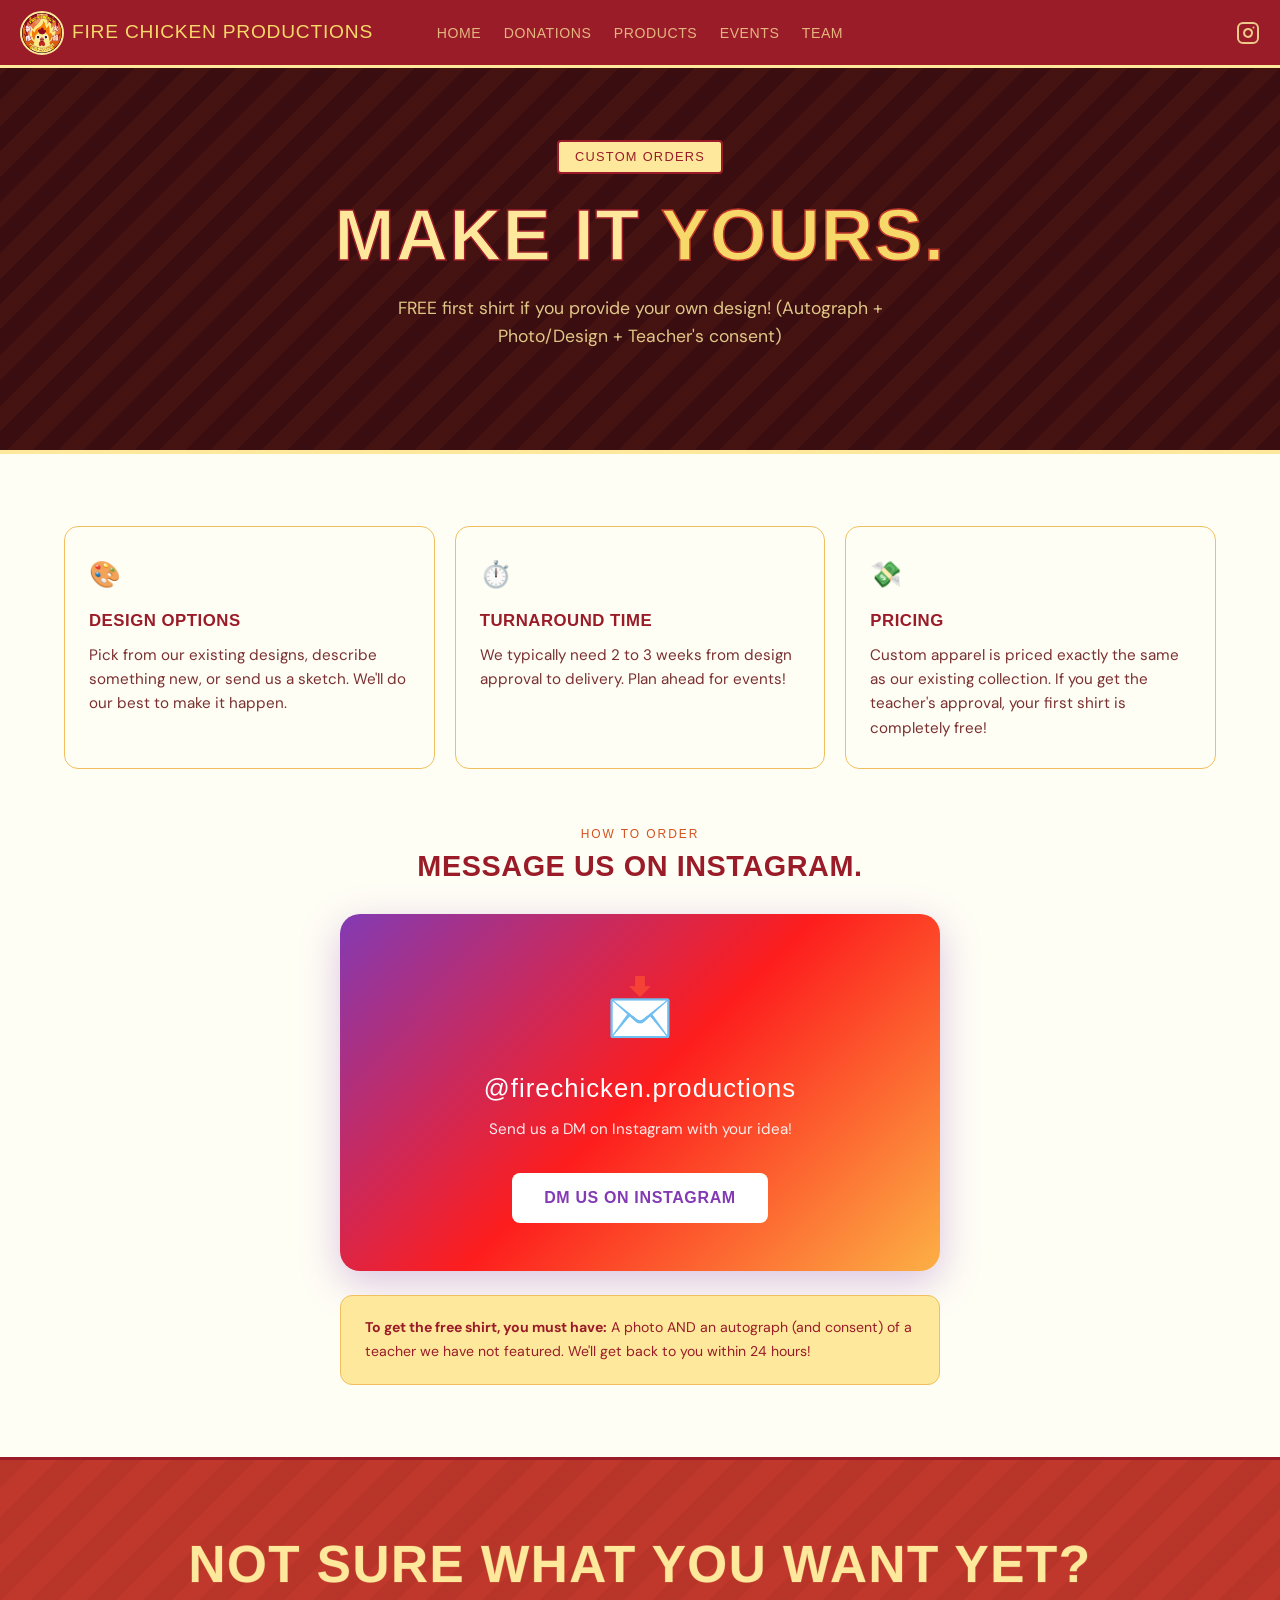
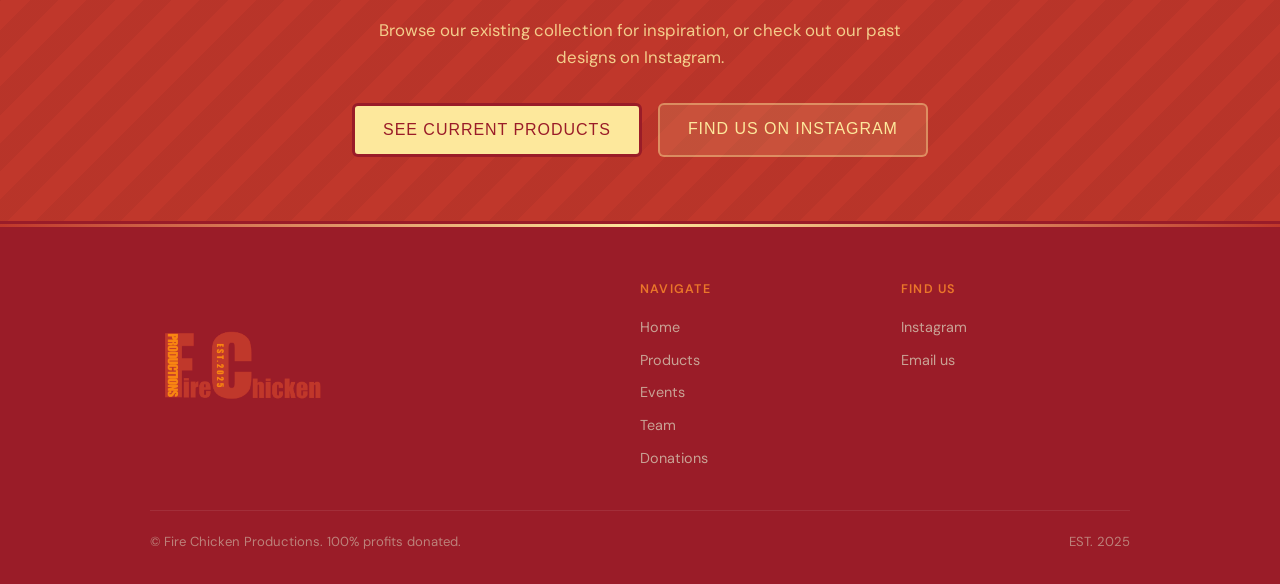
<file: customize.html>
<!DOCTYPE html>
<html lang="en">
<head>
  <meta charset="UTF-8" />
  <meta name="viewport" content="width=device-width, initial-scale=1.0" />
  <title>Customize Your Shirt — Fire Chicken Productions</title>
  <link rel="stylesheet" href="style.css" />
  <link rel="icon" href="logo.png" type="image/png">
</head>
<body>

<nav>
  <a href="index.html" class="nav-logo"><img src="logo.png" alt="Fire Chicken Productions logo"><span class="nav-logo-text"> Fire Chicken <span>Productions</span></span></a>
  <ul class="nav-links">
    <li><a href="index.html">Home</a></li>
    <li><a href="donations.html">Donations</a></li>
    <li><a href="products.html">Products</a></li>
    <li><a href="events.html">Events</a></li>
    <li><a href="team.html">Team</a></li>
  </ul>
  <div style="display:flex;justify-content:flex-end;align-items:center;min-width:0;">
    <a href="https://www.instagram.com/firechicken.productions" target="_blank" style="display:flex;align-items:center;color:var(--cream);opacity:0.85;transition:opacity 0.15s;" onmouseover="this.style.opacity=1" onmouseout="this.style.opacity=0.85">
      <svg xmlns="http://www.w3.org/2000/svg" width="24" height="24" viewBox="0 0 24 24" fill="none" stroke="currentColor" stroke-width="2" stroke-linecap="round" stroke-linejoin="round"><rect x="2" y="2" width="20" height="20" rx="5" ry="5"/><path d="M16 11.37A4 4 0 1 1 12.63 8 4 4 0 0 1 16 11.37z"/><line x1="17.5" y1="6.5" x2="17.51" y2="6.5"/></svg>
    </a>
  </div>
</nav>

<section class="hero">
  <div class="hero-inner">
    <div class="hero-badge">Custom orders</div>
    <h1>Make it <em>Yours.</em></h1>
    <p>FREE first shirt if you provide your own design! (Autograph + Photo/Design + Teacher's consent)</p>
  </div>
</section>

<section style="background: var(--white);">
  <div class="section-inner">

    <!-- Info cards -->
    <div style="display:grid;grid-template-columns:repeat(auto-fit,minmax(240px,1fr));gap:1.25rem;margin-bottom:3.5rem;">

      <div class="step reveal delay-1">
        <div style="font-size:1.6rem;margin-bottom:0.75rem;">🎨</div>
        <h3>Design options</h3>
        <p>Pick from our existing designs, describe something new, or send us a sketch. We'll do our best to make it happen.</p>
      </div>

      <div class="step reveal delay-2">
        <div style="font-size:1.6rem;margin-bottom:0.75rem;">⏱️</div>
        <h3>Turnaround time</h3>
        <p>We typically need 2 to 3 weeks from design approval to delivery. Plan ahead for events!</p>
      </div>

      <div class="step reveal delay-3">
        <div style="font-size:1.6rem;margin-bottom:0.75rem;">💸</div>
        <h3>Pricing</h3>
        <p>Custom apparel is priced exactly the same as our existing collection. If you get the teacher's approval, your first shirt is completely free!</p>
      </div>

    </div>

    <!-- How to order -->
    <div class="reveal" style="max-width:600px;margin:0 auto;">
      <p class="section-label" style="text-align:center;">How to order</p>
      <h2 class="section-title" style="text-align:center;font-size:1.8rem;margin-bottom:2rem;">Message us on Instagram.</h2>

      <div style="background:linear-gradient(135deg,#833ab4,#fd1d1d,#fcb045);border-radius:20px;padding:3rem 2.5rem;text-align:center;color:#fff;box-shadow:0 12px 40px rgba(131,58,180,0.3);">
        <div style="font-size:3.5rem;margin-bottom:1rem;">📩</div>
        <div style="font-family:var(--font-display);font-size:1.6rem;letter-spacing:0.04em;margin-bottom:0.5rem;">@firechicken.productions</div>
        <p style="font-size:0.95rem;opacity:0.9;margin-bottom:2rem;line-height:1.6;">Send us a DM on Instagram with your idea!</p>
        <a href="https://www.instagram.com/firechicken.productions" target="_blank" style="display:inline-block;background:#fff;color:#833ab4;font-family:var(--font-display);font-size:1rem;font-weight:700;letter-spacing:0.04em;text-transform:uppercase;padding:0.75rem 2rem;border-radius:8px;text-decoration:none;transition:transform 0.15s;" onmouseover="this.style.transform='translateY(-2px)'" onmouseout="this.style.transform='none'">DM us on Instagram</a>
      </div>

      <div style="margin-top:1.5rem;background:var(--cream);border-radius:12px;padding:1.25rem 1.5rem;border:1.5px solid var(--border);">
        <p style="font-size:0.88rem;color:var(--brown);line-height:1.7;margin:0;"><strong>To get the free shirt, you must have:</strong> A photo AND an autograph (and consent) of a teacher we have not featured. We'll get back to you within 24 hours!</p>
      </div>
    </div>

  </div>
</section>

<div class="cta-band">
  <div class="section-inner text-center">
    <h2>Not sure what you want yet?</h2>
    <p>Browse our existing collection for inspiration, or check out our past designs on Instagram.</p>
    <div class="cta-buttons">
      <a href="products.html" class="btn btn-secondary">See current products</a>
      <a href="https://www.instagram.com/firechicken.productions" class="btn" style="background:rgba(253,232,156,0.15);color:var(--cream);border:2px solid rgba(253,232,156,0.4);">Find us on Instagram</a>
    </div>
  </div>
</div>

<footer>
  <div class="footer-inner">
    <div>
      <img src="logo-text.png" alt="Fire Chicken Productions" style="max-width:180px;display:block;margin-bottom:0.75rem;">
    </div>
    <div class="footer-col">
      <h4>Navigate</h4>
      <ul>
        <li><a href="index.html">Home</a></li>
        <li><a href="products.html">Products</a></li>
        <li><a href="events.html">Events</a></li>
        <li><a href="team.html">Team</a></li>
        <li><a href="donations.html">Donations</a></li>
      </ul>
    </div>
    <div class="footer-col">
      <h4>Find us</h4>
      <ul>
        <li><a href="https://www.instagram.com/firechicken.productions">Instagram</a></li>
        <li><a href="mailto:firechicken.productions9@gmail.com">Email us</a></li>
      </ul>
    </div>
  </div>
  <div class="footer-bottom">
    <span>© Fire Chicken Productions. 100% profits donated.</span>
    <span>EST. 2025</span>
  </div>
</footer>

<script>
  window.addEventListener('scroll', () => {
    document.querySelector('nav').classList.toggle('scrolled', window.scrollY > 60);
  });
  const observer = new IntersectionObserver((entries) => {
    entries.forEach(e => { if (e.isIntersecting) e.target.classList.add('in-view'); });
  }, { threshold: 0.1 });
  document.querySelectorAll('.reveal, .reveal-up').forEach(el => observer.observe(el));
</script>

</body>
</html>
</file>
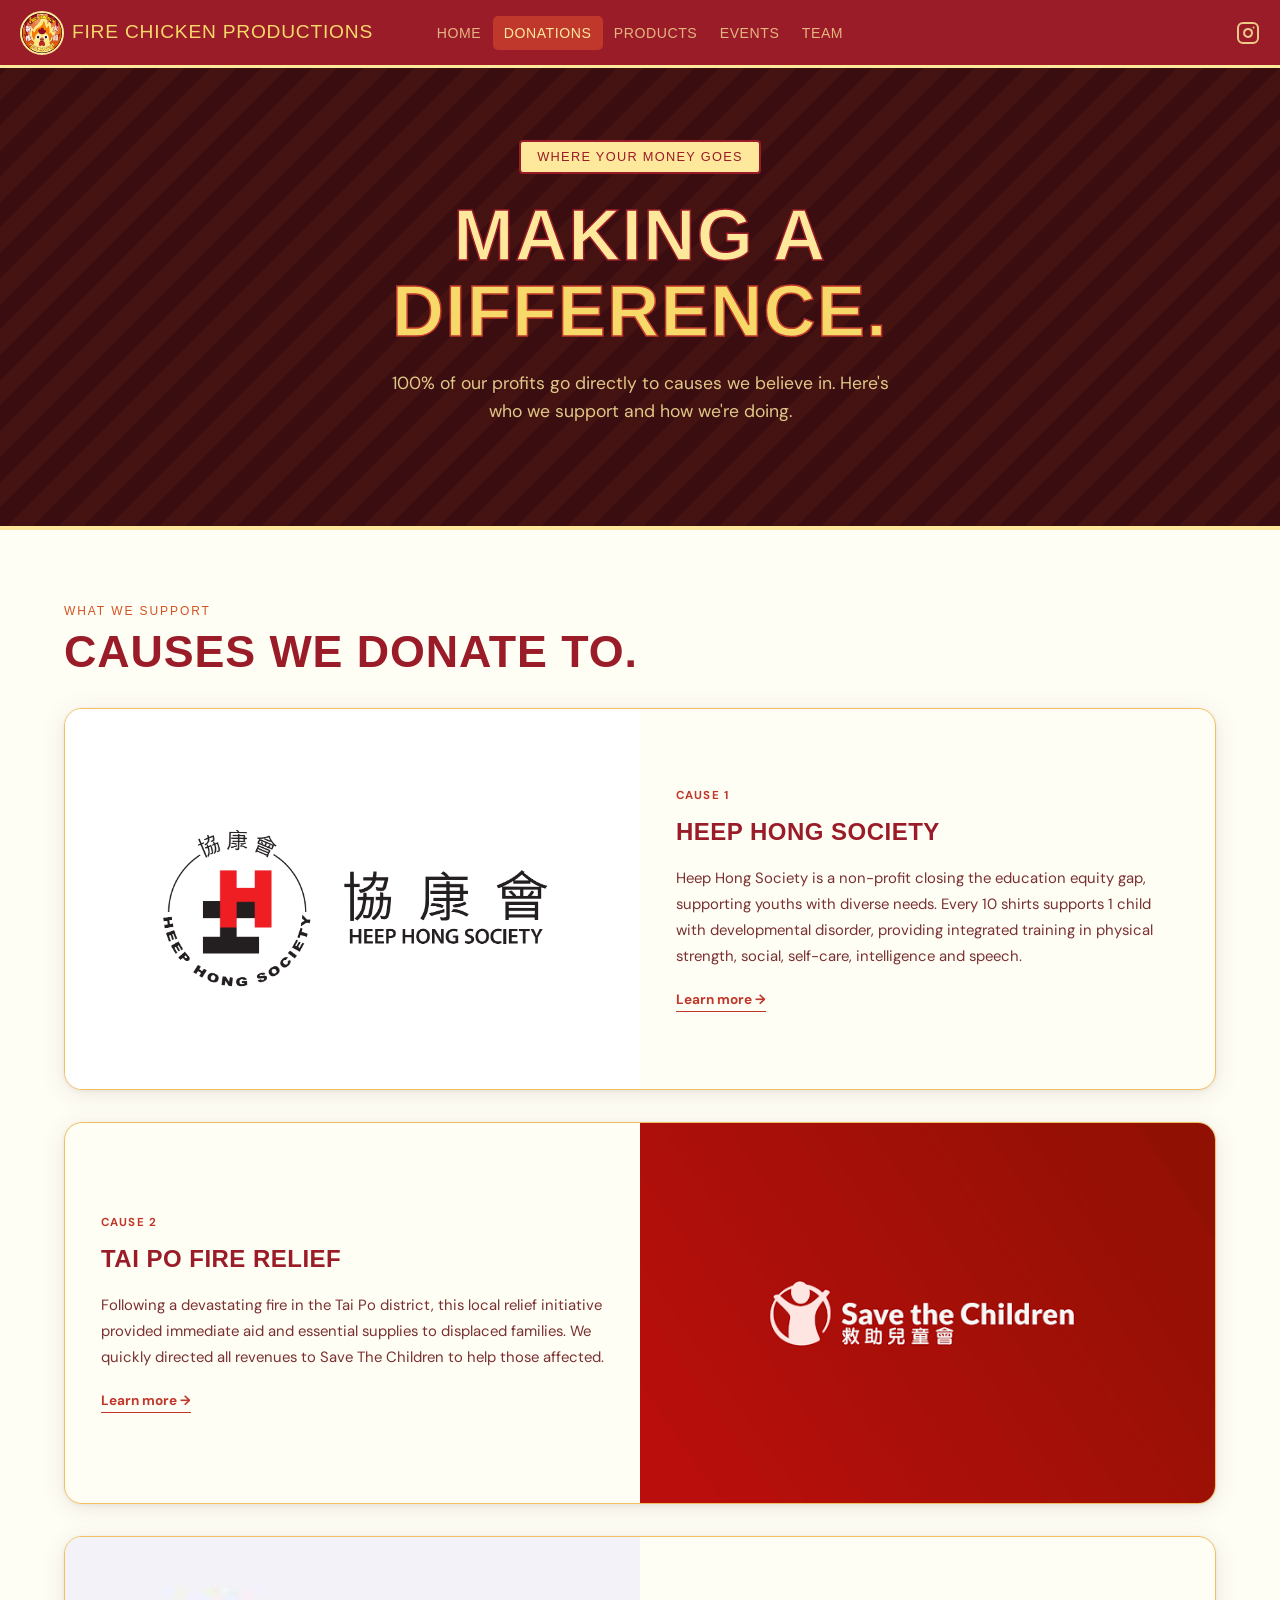
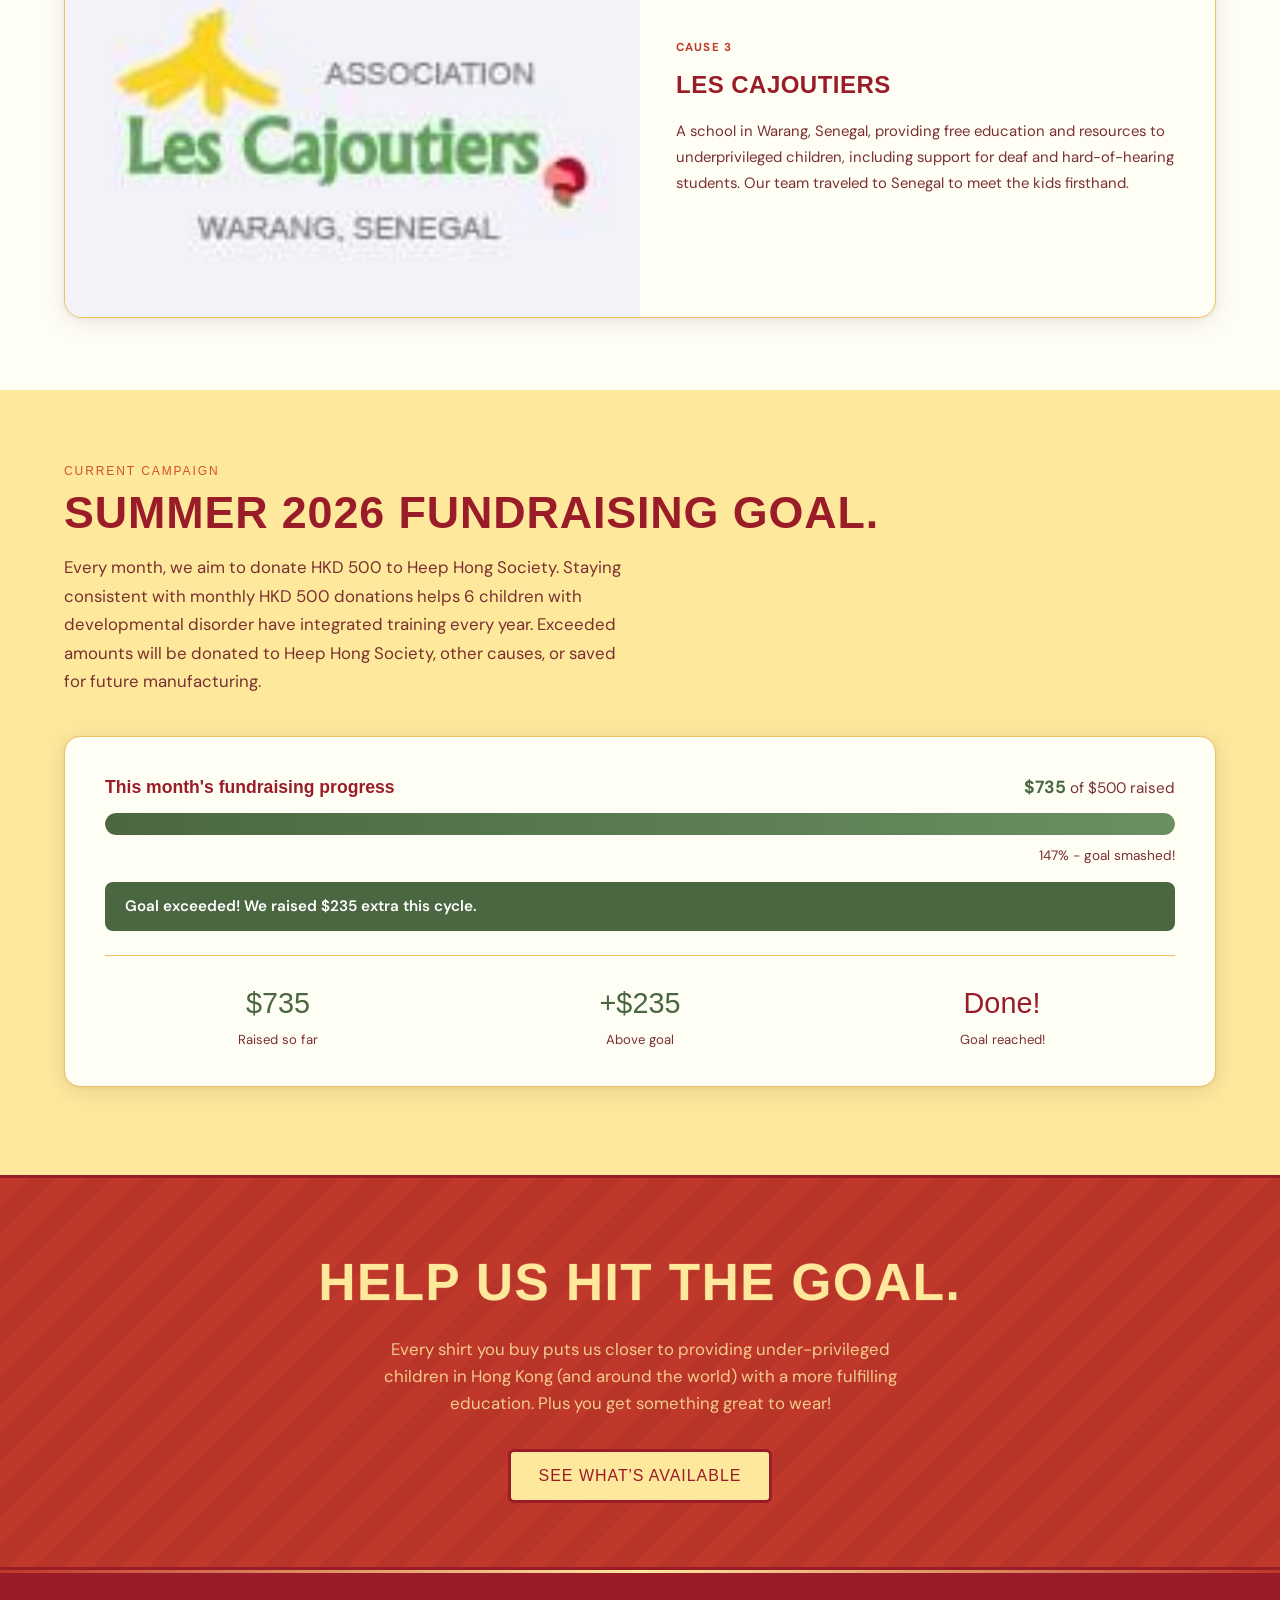
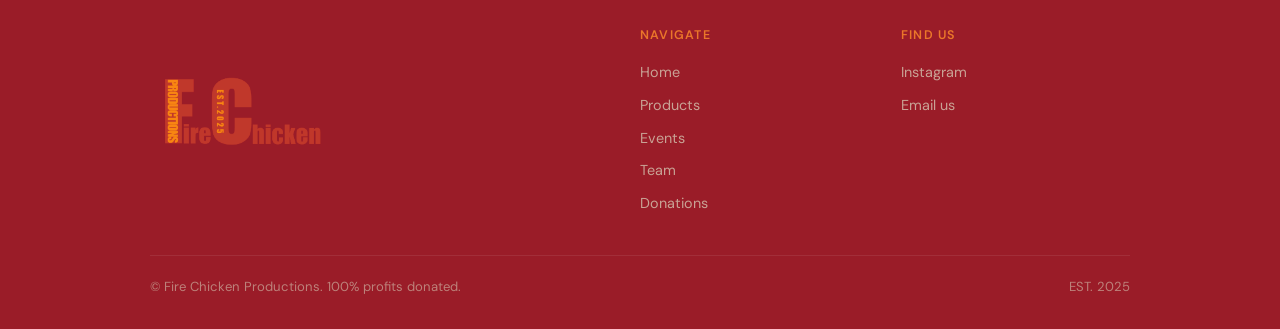
<file: donations.html>
<!DOCTYPE html>
<html lang="en">
<head>
  <meta charset="UTF-8" />
  <meta name="viewport" content="width=device-width, initial-scale=1.0" />
  <title>Donations — Fire Chicken Productions</title>
  <link rel="stylesheet" href="style.css" />
  <link rel="icon" href="logo.png" type="image/png">
</head>
<body>

<nav>
  <a href="index.html" class="nav-logo"><img src="logo.png" alt="Fire Chicken Productions logo"><span class="nav-logo-text"> Fire Chicken <span>Productions</span></span></a>
  <ul class="nav-links">
    <li><a href="index.html">Home</a></li>
    <li><a href="donations.html" class="active">Donations</a></li>
    <li><a href="products.html">Products</a></li>
    <li><a href="events.html">Events</a></li>
    <li><a href="team.html">Team</a></li>
  </ul>
  <div style="display:flex;justify-content:flex-end;align-items:center;min-width:0;">
    <a href="https://www.instagram.com/firechicken.productions" target="_blank" style="display:flex;align-items:center;color:var(--cream);opacity:0.85;transition:opacity 0.15s;" onmouseover="this.style.opacity=1" onmouseout="this.style.opacity=0.85">
      <svg xmlns="http://www.w3.org/2000/svg" width="24" height="24" viewBox="0 0 24 24" fill="none" stroke="currentColor" stroke-width="2" stroke-linecap="round" stroke-linejoin="round"><rect x="2" y="2" width="20" height="20" rx="5" ry="5"/><path d="M16 11.37A4 4 0 1 1 12.63 8 4 4 0 0 1 16 11.37z"/><line x1="17.5" y1="6.5" x2="17.51" y2="6.5"/></svg>
    </a>
  </div>
</nav>

<section class="hero">
  <div class="hero-inner">
    <div class="hero-badge">Where your money goes</div>
    <h1>Making a <em>Difference.</em></h1>
    <p>100% of our profits go directly to causes we believe in. Here's who we support and how we're doing.</p>
  </div>
</section>

<!-- CAUSES -->
<section style="background: var(--white);">
  <div class="section-inner">
    <p class="section-label reveal">What we support</p>
    <h2 class="section-title reveal">Causes we donate to.</h2>

    <div class="causes-list" style="margin-top: 2rem;">

      <!-- Heep Hong Society -->
      <div class="cause-tile reveal">
        <img src="cause-heephong.jpg" alt="Heep Hong Society" class="cause-img"
          onerror="this.outerHTML='<div style=\'width:100%;min-height:260px;background:var(--cream-dark);display:flex;align-items:center;justify-content:center;font-size:4rem;\'>📚</div>'">
        <div class="cause-body">
          <div class="cause-number">Cause 1</div>
          <h3>Heep Hong Society</h3>
          <p>Heep Hong Society is a non-profit closing the education equity gap, supporting youths with diverse needs. Every 10 shirts supports 1 child with developmental disorder, providing integrated training in physical strength, social, self-care, intelligence and speech.</p>
          <a href="https://www.heephong.org/eng/support/personal/monthly-donation-programme" target="_blank" class="cause-link">Learn more →</a>
        </div>
      </div>

      <!-- Tai Po Fire Relief -->
      <div class="cause-tile reverse reveal">
        <img src="cause-taipo.jpg" alt="Tai Po Fire Relief" class="cause-img"
          onerror="this.outerHTML='<div style=\'width:100%;min-height:260px;background:var(--cream-dark);display:flex;align-items:center;justify-content:center;font-size:4rem;\'>🌱</div>'">
        <div class="cause-body">
          <div class="cause-number">Cause 2</div>
          <h3>Tai Po Fire Relief</h3>
          <p>Following a devastating fire in the Tai Po district, this local relief initiative provided immediate aid and essential supplies to displaced families. We quickly directed all revenues to Save The Children to help those affected.</p>
          <a href="https://savethechildren.org.hk/en/" target="_blank" class="cause-link">Learn more →</a>
        </div>
      </div>

      <!-- Les Cajoutiers -->
      <div class="cause-tile reveal">
        <img src="cause-senegal.jpg" alt="Les Cajoutiers, Senegal" class="cause-img"
          onerror="this.outerHTML='<div style=\'width:100%;min-height:260px;background:var(--cream-dark);display:flex;align-items:center;justify-content:center;font-size:4rem;\'>🎨</div>'">
        <div class="cause-body">
          <div class="cause-number">Cause 3</div>
          <h3>Les Cajoutiers</h3>
          <p>A school in Warang, Senegal, providing free education and resources to underprivileged children, including support for deaf and hard-of-hearing students. Our team traveled to Senegal to meet the kids firsthand.</p>
        </div>
      </div>

    </div>
  </div>
</section>

<!-- PROGRESS -->
<section style="background: var(--cream);">
  <div class="section-inner">
    <p class="section-label reveal">Current campaign</p>
    <h2 class="section-title reveal">Summer 2026 fundraising goal.</h2>
    <p class="section-sub reveal">Every month, we aim to donate HKD 500 to Heep Hong Society. Staying consistent with monthly HKD 500 donations helps 6 children with developmental disorder have integrated training every year. Exceeded amounts will be donated to Heep Hong Society, other causes, or saved for future manufacturing.</p>

    <div class="progress-box reveal">
      <div class="progress-header">
        <span class="progress-label">This month's fundraising progress</span>
        <span class="progress-amount" id="progress-amount">Loading...</span>
      </div>
      <div class="progress-track">
        <div class="progress-fill" id="progress-fill" style="width:0%;"></div>
      </div>
      <div class="progress-pct" id="progress-pct">Loading...</div>
      <div id="goal-exceeded-banner" style="display:none;margin-top:1rem;background:var(--green);color:#fff;border-radius:8px;padding:0.75rem 1.25rem;font-weight:600;font-size:0.95rem;">
        Goal exceeded! We raised <span id="exceeded-amount"></span> extra this cycle.
      </div>

      <div style="display:grid;grid-template-columns:repeat(3,1fr);gap:1rem;margin-top:1.5rem;padding-top:1.5rem;border-top:1.5px solid var(--border);">
        <div style="text-align:center;">
          <div style="font-family:var(--font-display);font-size:1.8rem;color:var(--green);" id="stat-raised">-</div>
          <div style="font-size:0.82rem;color:var(--text-muted);margin-top:0.2rem;">Raised so far</div>
        </div>
        <div style="text-align:center;">
          <div style="font-family:var(--font-display);font-size:1.8rem;color:var(--rust);" id="stat-needed">-</div>
          <div style="font-size:0.82rem;color:var(--text-muted);margin-top:0.2rem;" id="stat-needed-label">Still needed</div>
        </div>
        <div style="text-align:center;">
          <div style="font-family:var(--font-display);font-size:1.8rem;color:var(--brown);" id="stat-shirts">-</div>
          <div style="font-size:0.82rem;color:var(--text-muted);margin-top:0.2rem;" id="stat-shirts-label">More shirts to sell</div>
        </div>
      </div>
    </div>
  </div>
</section>

<div class="cta-band">
  <div class="section-inner text-center">
    <h2>Help us hit the goal.</h2>
    <p>Every shirt you buy puts us closer to providing under-privileged children in Hong Kong (and around the world) with a more fulfilling education. Plus you get something great to wear!</p>
    <div class="cta-buttons">
      <a href="products.html" class="btn btn-secondary">See what's available</a>
    </div>
  </div>
</div>

<footer>
  <div class="footer-inner">
    <div>
      <img src="logo-text.png" alt="Fire Chicken Productions" style="max-width:180px;display:block;margin-bottom:0.75rem;">
    </div>
    <div class="footer-col">
      <h4>Navigate</h4>
      <ul>
        <li><a href="index.html">Home</a></li>
        <li><a href="products.html">Products</a></li>
        <li><a href="events.html">Events</a></li>
        <li><a href="team.html">Team</a></li>
        <li><a href="donations.html">Donations</a></li>
      </ul>
    </div>
    <div class="footer-col">
      <h4>Find us</h4>
      <ul>
        <li><a href="https://www.instagram.com/firechicken.productions">Instagram</a></li>
        <li><a href="mailto:firechicken.productions9@gmail.com">Email us</a></li>
      </ul>
    </div>
  </div>
  <div class="footer-bottom">
    <span>© Fire Chicken Productions. 100% profits donated.</span>
    <span>EST. 2025</span>
  </div>
</footer>

<script>
  window.addEventListener('scroll', () => {
    document.querySelector('nav').classList.toggle('scrolled', window.scrollY > 60);
  });
  const observer = new IntersectionObserver((entries) => {
    entries.forEach(e => { if (e.isIntersecting) e.target.classList.add('in-view'); });
  }, { threshold: 0.08 });
  document.querySelectorAll('.reveal, .reveal-up').forEach(el => observer.observe(el));

  const GOAL = 500;
  const CSV_URL = 'https://docs.google.com/spreadsheets/d/e/2PACX-1vRm3FtnhP9kbeSga2RX_1DrGpbOoob7BAKmSFx93cRmZ5ouVBUyQKNZS8FoBe_OUhxEm_5DlLidXBOn/pub?gid=688186761&single=true&output=csv';

  function fmt(n) {
    return '$' + Math.abs(n).toLocaleString('en-US', { minimumFractionDigits: 0, maximumFractionDigits: 0 });
  }

  function applyProgress(raised) {
    const pct = (raised / GOAL) * 100;
    const fillPct = Math.min(pct, 100);
    const exceeded = raised > GOAL;
    setTimeout(() => {
      document.getElementById('progress-fill').style.width = fillPct + '%';
      document.getElementById('progress-amount').innerHTML = '<strong>' + fmt(raised) + '</strong> of $' + GOAL + ' raised';
      document.getElementById('stat-raised').textContent = fmt(raised);
      if (exceeded) {
        const extra = raised - GOAL;
        document.getElementById('progress-pct').textContent = Math.round(pct) + '% - goal smashed!';
        document.getElementById('goal-exceeded-banner').style.display = 'block';
        document.getElementById('exceeded-amount').textContent = fmt(extra);
        document.getElementById('stat-needed').textContent = '+' + fmt(extra);
        document.getElementById('stat-needed').style.color = 'var(--green)';
        document.getElementById('stat-needed-label').textContent = 'Above goal';
        document.getElementById('stat-shirts').textContent = 'Done!';
        document.getElementById('stat-shirts-label').textContent = 'Goal reached!';
      } else {
        const needed = GOAL - raised;
        const shirtsLeft = Math.ceil(needed / 100);
        document.getElementById('progress-pct').textContent = Math.round(pct) + '% there - keep going!';
        document.getElementById('stat-needed').textContent = fmt(needed);
        document.getElementById('stat-shirts').textContent = '~' + shirtsLeft;
      }
    }, 300);
  }

  function parseCSVRow(row) {
    const cols = [];
    let cur = '', inQuotes = false;
    for (let i = 0; i < row.length; i++) {
      const ch = row[i];
      if (ch === '"') { inQuotes = !inQuotes; }
      else if (ch === ',' && !inQuotes) { cols.push(cur); cur = ''; }
      else { cur += ch; }
    }
    cols.push(cur);
    return cols;
  }

  fetch(CSV_URL)
    .then(r => r.text())
    .then(csv => {
      const rows = csv.trim().split('\n');
      const cols = parseCSVRow(rows[1]);
      const profit = parseFloat(cols[10].replace(/[^0-9.-]/g, ''));
      applyProgress(profit);
    })
    .catch(() => { applyProgress(735); });
</script>

</body>
</html>
</file>
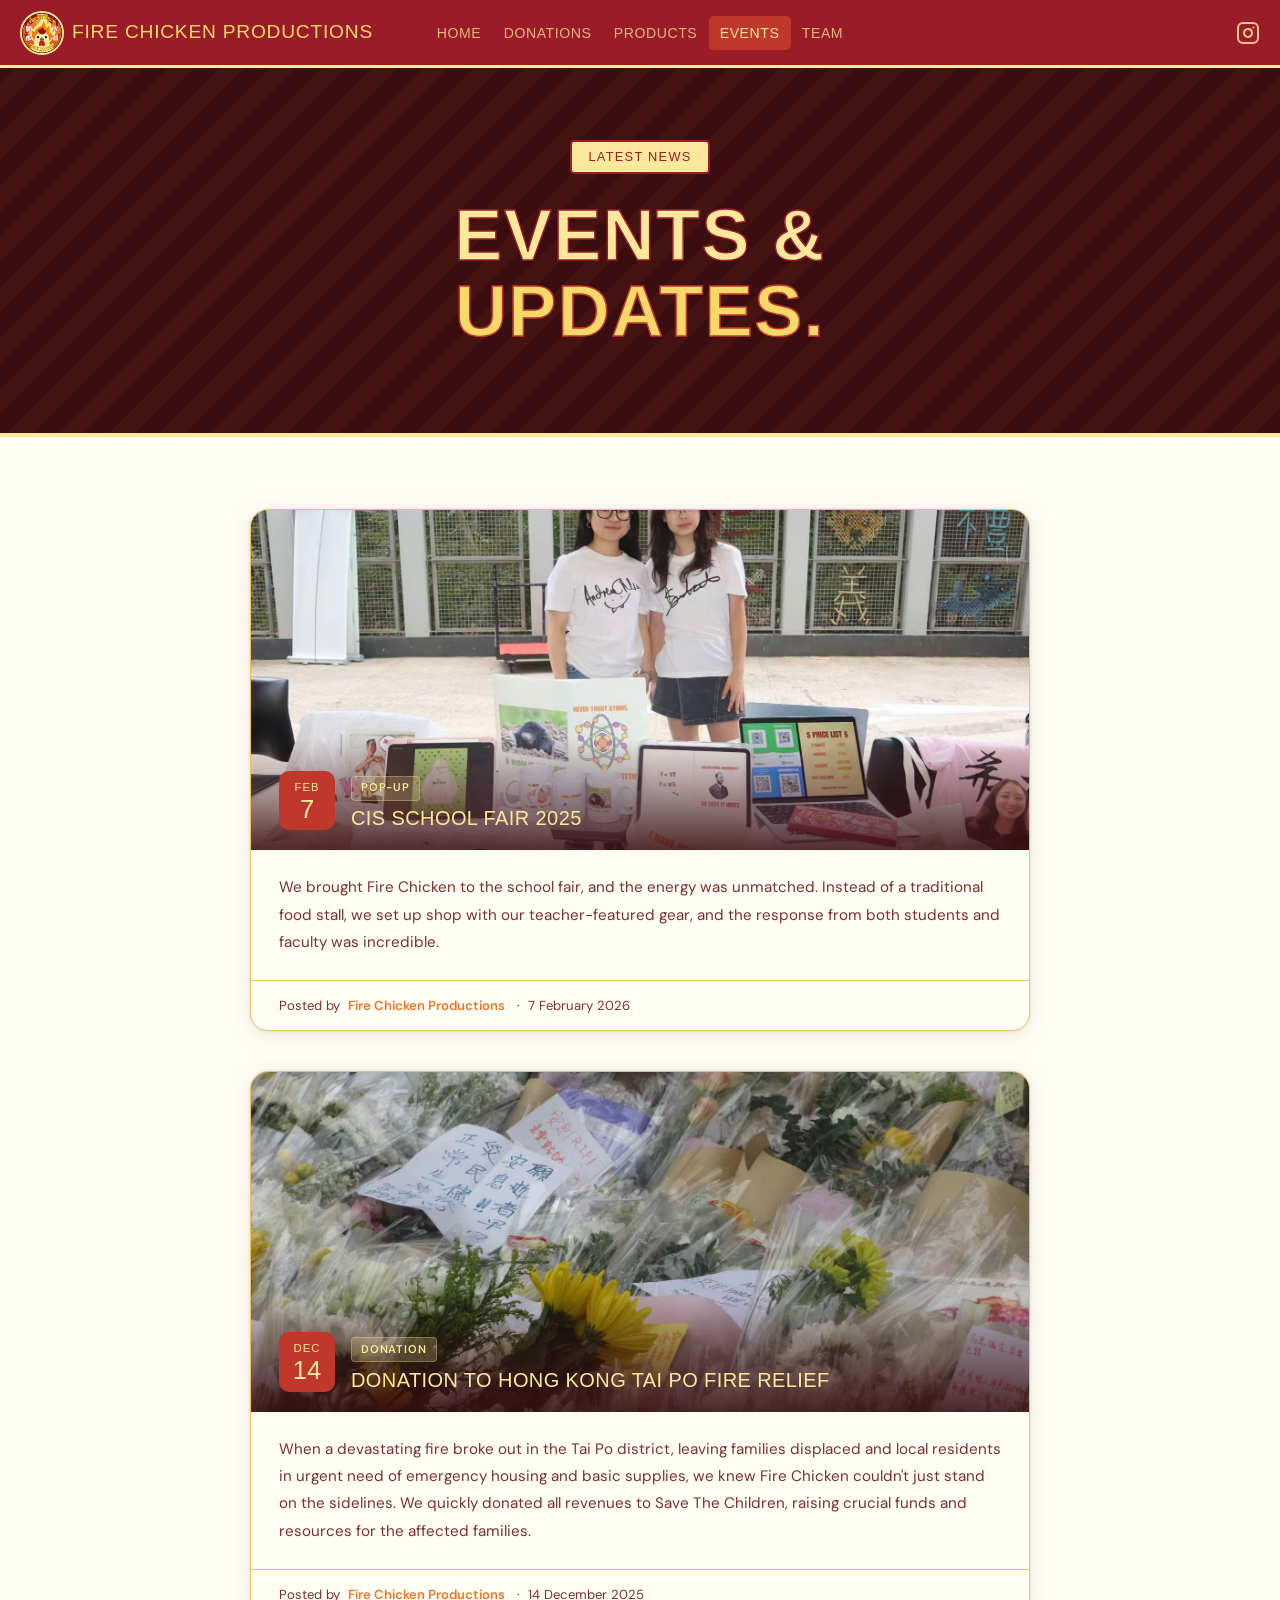
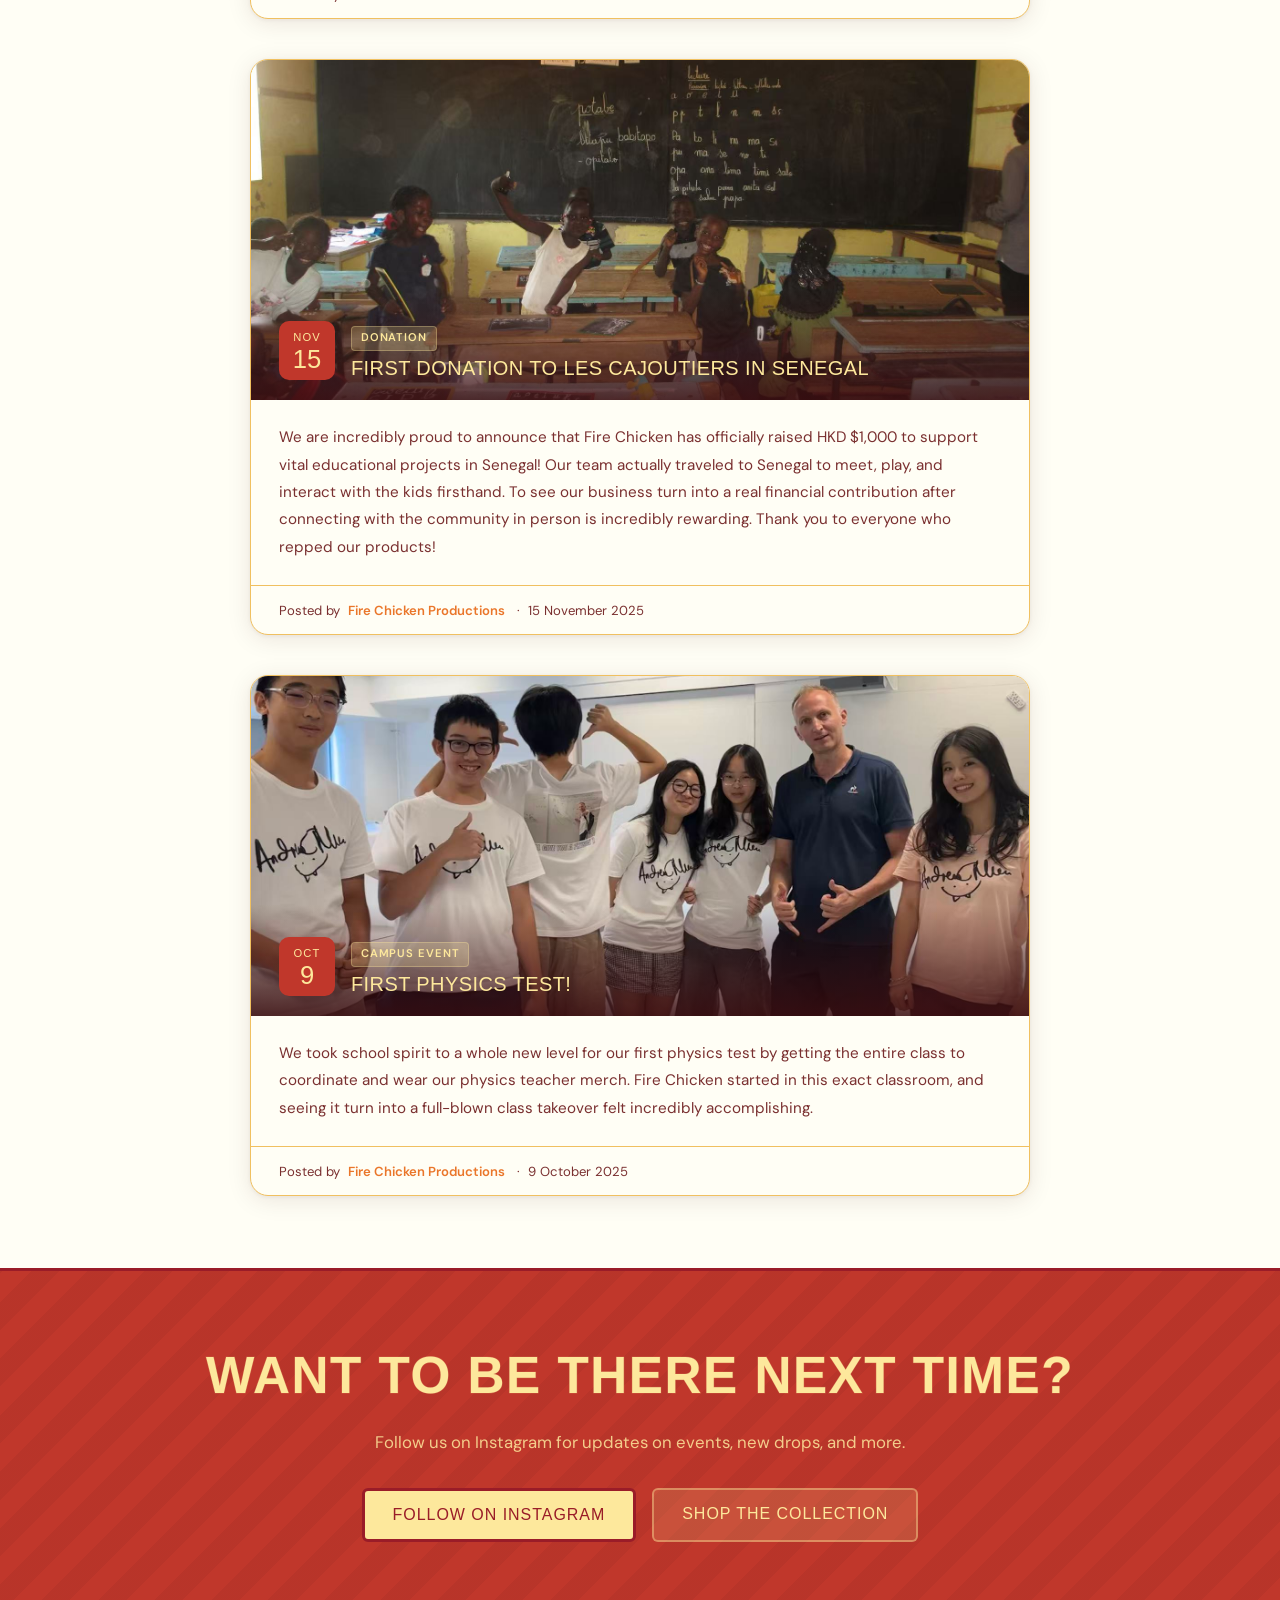
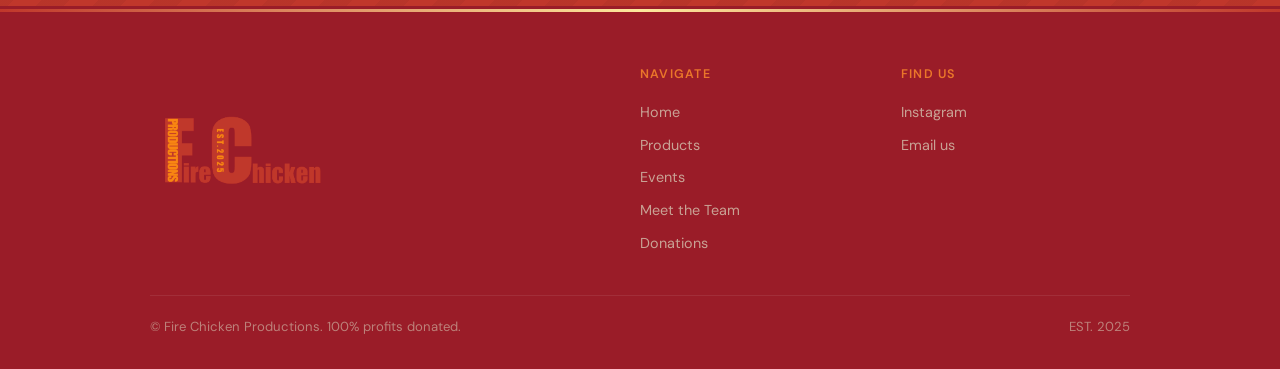
<file: events.html>
<!DOCTYPE html>
<html lang="en">
<head>
  <meta charset="UTF-8" />
  <meta name="viewport" content="width=device-width, initial-scale=1.0" />
  <title>Events — Fire Chicken Productions</title>
  <link rel="stylesheet" href="style.css" />
  <link rel="icon" href="logo.png" type="image/png">
</head>
<body>

<nav>
  <a href="index.html" class="nav-logo"><img src="logo.png" alt="Fire Chicken Productions logo"><span class="nav-logo-text"> Fire Chicken <span>Productions</span></span></a>
  <ul class="nav-links">
    <li><a href="index.html">Home</a></li>
    <li><a href="donations.html">Donations</a></li>
    <li><a href="products.html">Products</a></li>
    <li><a href="events.html" class="active">Events</a></li>
    <li><a href="team.html">Team</a></li>
  </ul>
  <div style="display:flex;justify-content:flex-end;align-items:center;min-width:0;">
    <a href="https://www.instagram.com/firechicken.productions" target="_blank" style="display:flex;align-items:center;color:var(--cream);opacity:0.85;transition:opacity 0.15s;" onmouseover="this.style.opacity=1" onmouseout="this.style.opacity=0.85">
      <svg xmlns="http://www.w3.org/2000/svg" width="24" height="24" viewBox="0 0 24 24" fill="none" stroke="currentColor" stroke-width="2" stroke-linecap="round" stroke-linejoin="round"><rect x="2" y="2" width="20" height="20" rx="5" ry="5"/><path d="M16 11.37A4 4 0 1 1 12.63 8 4 4 0 0 1 16 11.37z"/><line x1="17.5" y1="6.5" x2="17.51" y2="6.5"/></svg>
    </a>
  </div>
</nav>

<section class="hero">
  <div class="hero-inner">
    <div class="hero-badge">Latest News</div>
    <h1>Events &amp; <em>Updates.</em></h1>
  </div>
</section>

<section style="background: var(--white);">
  <div class="section-inner">
    <div class="events-feed">

      <article class="event-post reveal">
        <div class="event-photo-banner">
          <img src="event1-photo1.jpg" alt="CIS School Fair 2025" />
          <div class="event-photo-overlay">
            <div class="event-date-block">
              <span class="month">Feb</span>
              <span class="day">7</span>
            </div>
            <div class="event-overlay-meta">
              <span class="event-tag">Pop-up</span>
              <div class="event-title">CIS School Fair 2025</div>
            </div>
          </div>
        </div>
        <div class="event-body">
          <p>We brought Fire Chicken to the school fair, and the energy was unmatched. Instead of a traditional food stall, we set up shop with our teacher-featured gear, and the response from both students and faculty was incredible.</p>
        </div>
        <div class="event-footer">
          Posted by <span>Fire Chicken Productions</span> &nbsp;·&nbsp; 7 February 2026
        </div>
      </article>

      <article class="event-post reveal">
        <div class="event-photo-banner">
          <img src="event2-photo1.jpg" alt="Donation handoff" />
          <div class="event-photo-overlay">
            <div class="event-date-block">
              <span class="month">Dec</span>
              <span class="day">14</span>
            </div>
            <div class="event-overlay-meta">
              <span class="event-tag">Donation</span>
              <div class="event-title">Donation to Hong Kong Tai Po Fire Relief</div>
            </div>
          </div>
        </div>
        <div class="event-body">
          <p>When a devastating fire broke out in the Tai Po district, leaving families displaced and local residents in urgent need of emergency housing and basic supplies, we knew Fire Chicken couldn't just stand on the sidelines. We quickly donated all revenues to Save The Children, raising crucial funds and resources for the affected families.</p>
        </div>
        <div class="event-footer">
          Posted by <span>Fire Chicken Productions</span> &nbsp;·&nbsp; 14 December 2025
        </div>
      </article>

      <article class="event-post reveal">
        <div class="event-photo-banner">
          <img src="event3-photo1.jpg" alt="Donation handoff Senegal" />
          <div class="event-photo-overlay">
            <div class="event-date-block">
              <span class="month">Nov</span>
              <span class="day">15</span>
            </div>
            <div class="event-overlay-meta">
              <span class="event-tag">Donation</span>
              <div class="event-title">First Donation to Les Cajoutiers in Senegal</div>
            </div>
          </div>
        </div>
        <div class="event-body">
          <p>We are incredibly proud to announce that Fire Chicken has officially raised HKD $1,000 to support vital educational projects in Senegal! Our team actually traveled to Senegal to meet, play, and interact with the kids firsthand. To see our business turn into a real financial contribution after connecting with the community in person is incredibly rewarding. Thank you to everyone who repped our products!</p>
        </div>
        <div class="event-footer">
          Posted by <span>Fire Chicken Productions</span> &nbsp;·&nbsp; 15 November 2025
        </div>
      </article>

      <article class="event-post reveal">
        <div class="event-photo-banner">
          <img src="event4-photo1.jpg" alt="First Physics Test" />
          <div class="event-photo-overlay">
            <div class="event-date-block">
              <span class="month">Oct</span>
              <span class="day">9</span>
            </div>
            <div class="event-overlay-meta">
              <span class="event-tag">Campus Event</span>
              <div class="event-title">First Physics Test!</div>
            </div>
          </div>
        </div>
        <div class="event-body">
          <p>We took school spirit to a whole new level for our first physics test by getting the entire class to coordinate and wear our physics teacher merch. Fire Chicken started in this exact classroom, and seeing it turn into a full-blown class takeover felt incredibly accomplishing.</p>
        </div>
        <div class="event-footer">
          Posted by <span>Fire Chicken Productions</span> &nbsp;·&nbsp; 9 October 2025
        </div>
      </article>

    </div>
  </div>
</section>

<div class="cta-band">
  <div class="section-inner text-center">
    <h2>Want to be there next time?</h2>
    <p>Follow us on Instagram for updates on events, new drops, and more.</p>
    <div class="cta-buttons">
      <a href="https://www.instagram.com/firechicken.productions" class="btn btn-secondary">Follow on Instagram</a>
      <a href="products.html" class="btn" style="background:rgba(253,232,156,0.15);color:var(--cream);border:2px solid rgba(253,232,156,0.4);">Shop the collection</a>
    </div>
  </div>
</div>

<footer>
  <div class="footer-inner">
    <div>
      <img src="logo-text.png" alt="Fire Chicken Productions" style="max-width:180px;display:block;margin-bottom:0.75rem;">
    </div>
    <div class="footer-col">
      <h4>Navigate</h4>
      <ul>
        <li><a href="index.html">Home</a></li>
        <li><a href="products.html">Products</a></li>
        <li><a href="events.html">Events</a></li>
        <li><a href="team.html">Meet the Team</a></li>
        <li><a href="donations.html">Donations</a></li>
      </ul>
    </div>
    <div class="footer-col">
      <h4>Find us</h4>
      <ul>
        <li><a href="https://www.instagram.com/firechicken.productions">Instagram</a></li>
        <li><a href="mailto:firechicken.productions9@gmail.com">Email us</a></li>
      </ul>
    </div>
  </div>
  <div class="footer-bottom">
    <span>© Fire Chicken Productions. 100% profits donated.</span>
    <span>EST. 2025</span>
  </div>
</footer>

<script>
  window.addEventListener('scroll', () => {
    document.querySelector('nav').classList.toggle('scrolled', window.scrollY > 60);
  });
  const observer = new IntersectionObserver((entries) => {
    entries.forEach(e => { if (e.isIntersecting) e.target.classList.add('in-view'); });
  }, { threshold: 0.08 });
  document.querySelectorAll('.reveal, .reveal-up').forEach(el => observer.observe(el));
</script>

</body>
</html>
</file>
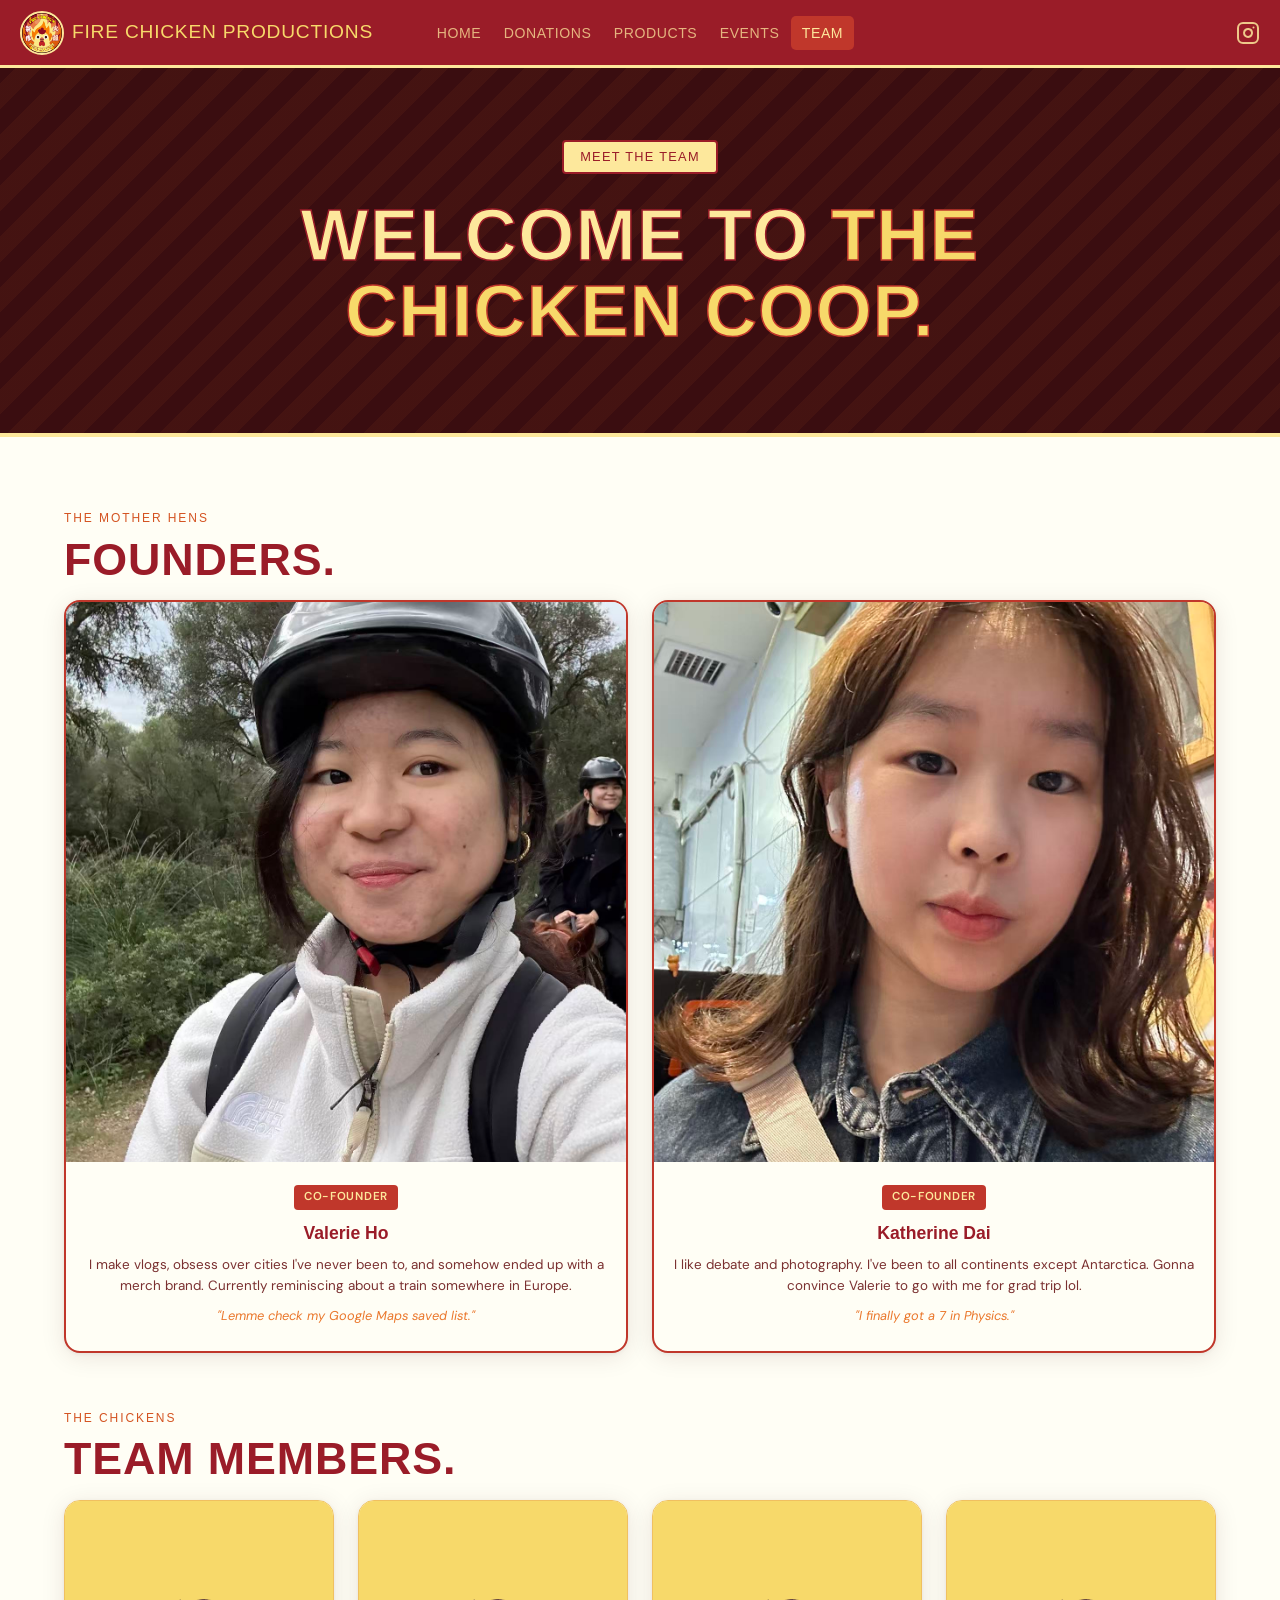
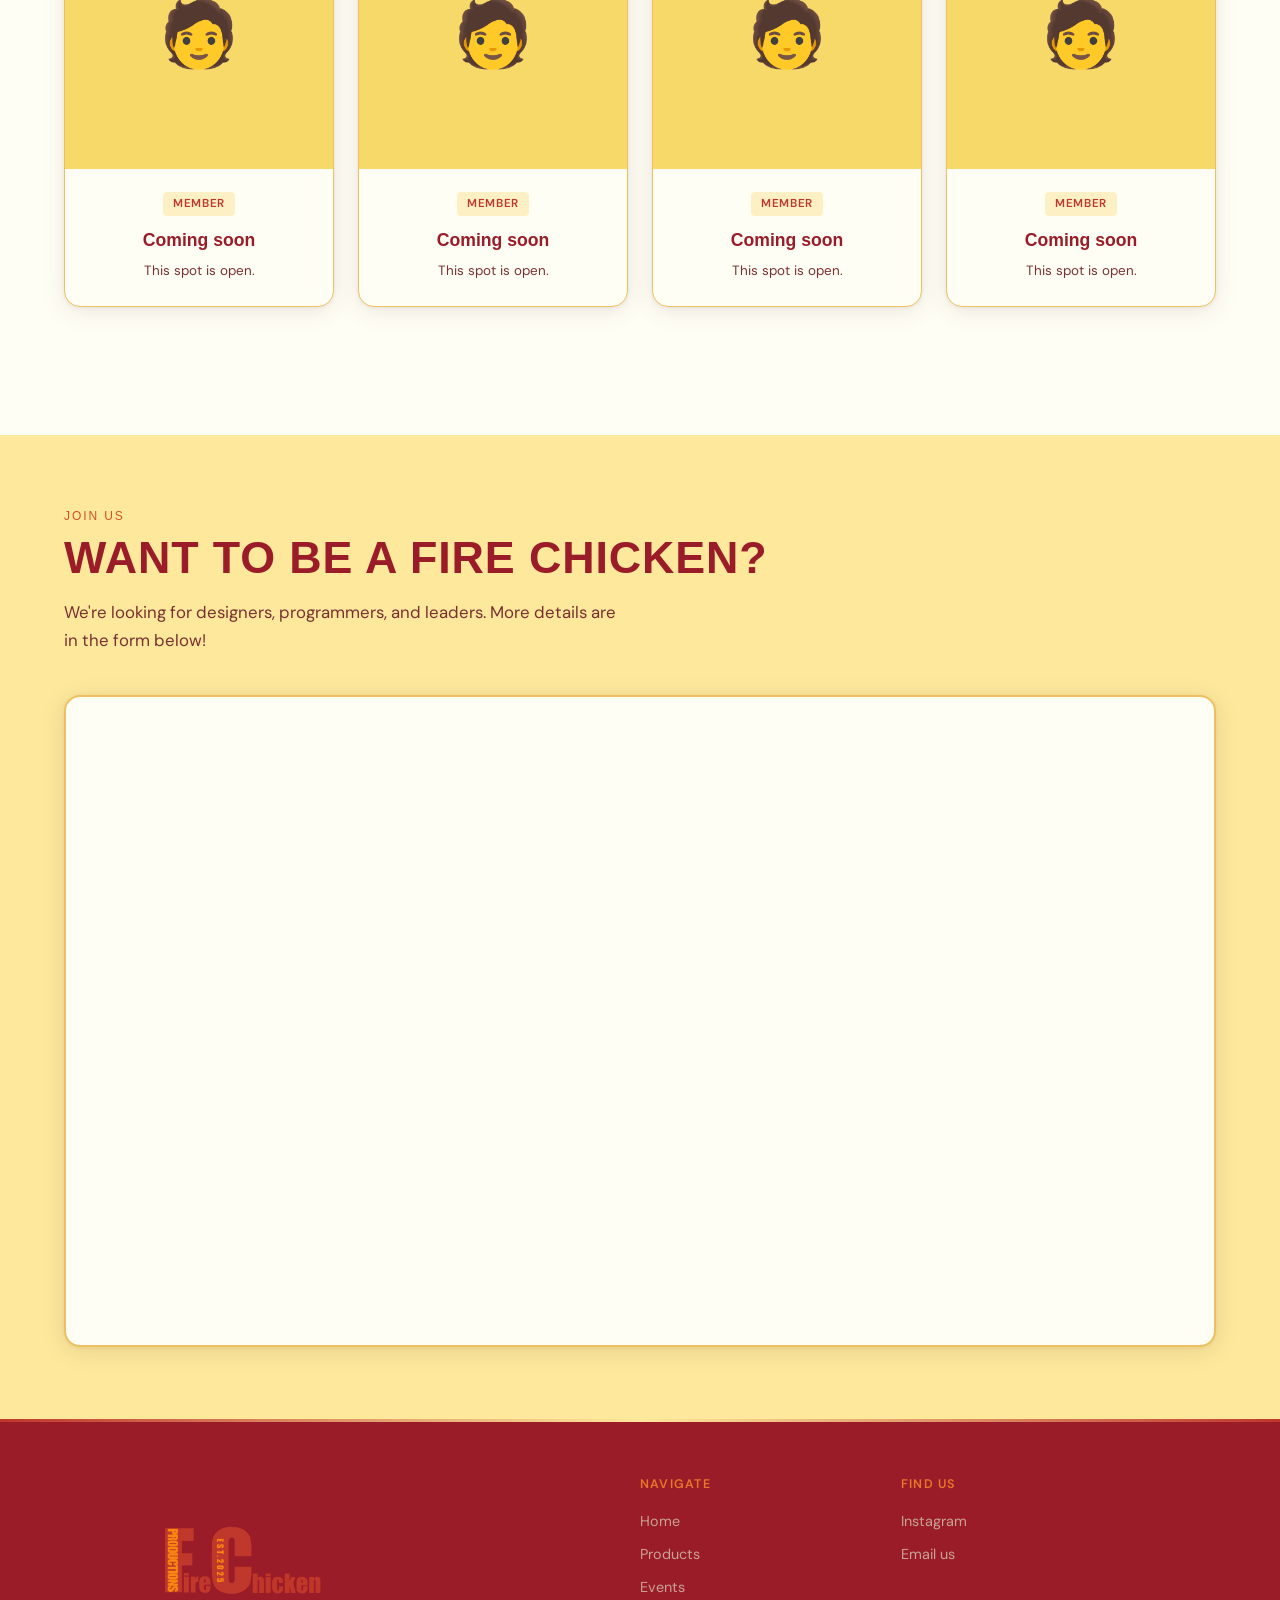
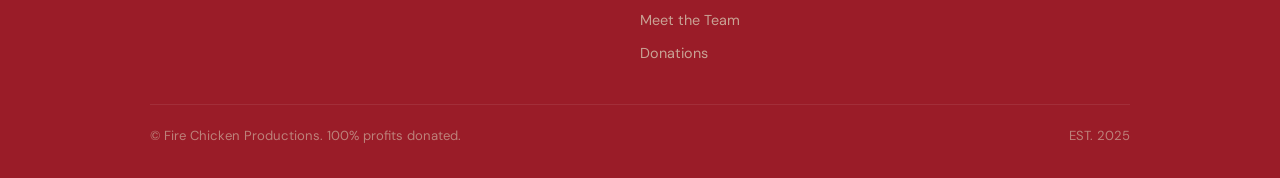
<file: team.html>
<!DOCTYPE html>
<html lang="en">
<head>
  <meta charset="UTF-8" />
  <meta name="viewport" content="width=device-width, initial-scale=1.0" />
  <title>Meet the Team — Fire Chicken Productions</title>
  <link rel="stylesheet" href="style.css" />
  <link rel="icon" href="logo.png" type="image/png">
</head>
<body>

<nav>
  <a href="index.html" class="nav-logo"><img src="logo.png" alt="Fire Chicken Productions logo"><span class="nav-logo-text"> Fire Chicken <span>Productions</span></span></a>
  <ul class="nav-links">
    <li><a href="index.html">Home</a></li>
    <li><a href="donations.html">Donations</a></li>
    <li><a href="products.html">Products</a></li>
    <li><a href="events.html">Events</a></li>
    <li><a href="team.html" class="active">Team</a></li>
  </ul>
  <div style="display:flex;justify-content:flex-end;align-items:center;min-width:0;">
    <a href="https://www.instagram.com/firechicken.productions" target="_blank" style="display:flex;align-items:center;color:var(--cream);opacity:0.85;transition:opacity 0.15s;" onmouseover="this.style.opacity=1" onmouseout="this.style.opacity=0.85">
      <svg xmlns="http://www.w3.org/2000/svg" width="24" height="24" viewBox="0 0 24 24" fill="none" stroke="currentColor" stroke-width="2" stroke-linecap="round" stroke-linejoin="round"><rect x="2" y="2" width="20" height="20" rx="5" ry="5"/><path d="M16 11.37A4 4 0 1 1 12.63 8 4 4 0 0 1 16 11.37z"/><line x1="17.5" y1="6.5" x2="17.51" y2="6.5"/></svg>
    </a>
  </div>
</nav>

<section class="hero">
  <div class="hero-inner">
    <div class="hero-badge">Meet the Team</div>
    <h1>Welcome to <em>The Chicken Coop.</em></h1>
  </div>
</section>

<section style="background: var(--white);">
  <div class="section-inner">

    <p class="section-label reveal">The Mother Hens</p>
    <h2 class="section-title reveal">Founders.</h2>

    <div class="team-grid-founders" style="margin-bottom:3.5rem;">

      <div class="team-card reveal delay-1" style="border:2.5px solid var(--rust);">
        <img src="valerie.jpg" alt="Valerie Ho" class="team-avatar" />
        <div class="team-body">
          <span class="team-role" style="background:var(--rust);color:var(--cream);">Co-founder</span>
          <div class="team-name">Valerie Ho</div>
          <p class="team-bio">I make vlogs, obsess over cities I've never been to, and somehow ended up with a merch brand. Currently reminiscing about a train somewhere in Europe.</p>
          <p class="team-fun">"Lemme check my Google Maps saved list."</p>
        </div>
      </div>

      <div class="team-card reveal delay-2" style="border:2.5px solid var(--rust);">
        <img src="katherine.jpg" alt="Katherine Dai" class="team-avatar" />
        <div class="team-body">
          <span class="team-role" style="background:var(--rust);color:var(--cream);">Co-founder</span>
          <div class="team-name">Katherine Dai</div>
          <p class="team-bio">I like debate and photography. I've been to all continents except Antarctica. Gonna convince Valerie to go with me for grad trip lol.</p>
          <p class="team-fun">"I finally got a 7 in Physics."</p>
        </div>
      </div>

    </div>

    <p class="section-label reveal">The Chickens</p>
    <h2 class="section-title reveal">Team Members.</h2>

    <div class="team-grid">
      <div class="team-card reveal delay-1">
        <div class="team-avatar-placeholder">🧑</div>
        <div class="team-body">
          <span class="team-role">Member</span>
          <div class="team-name">Coming soon</div>
          <p class="team-bio">This spot is open.</p>
        </div>
      </div>
      <div class="team-card reveal delay-2">
        <div class="team-avatar-placeholder">🧑</div>
        <div class="team-body">
          <span class="team-role">Member</span>
          <div class="team-name">Coming soon</div>
          <p class="team-bio">This spot is open.</p>
        </div>
      </div>
      <div class="team-card reveal delay-3">
        <div class="team-avatar-placeholder">🧑</div>
        <div class="team-body">
          <span class="team-role">Member</span>
          <div class="team-name">Coming soon</div>
          <p class="team-bio">This spot is open.</p>
        </div>
      </div>
      <div class="team-card reveal delay-4">
        <div class="team-avatar-placeholder">🧑</div>
        <div class="team-body">
          <span class="team-role">Member</span>
          <div class="team-name">Coming soon</div>
          <p class="team-bio">This spot is open.</p>
        </div>
      </div>
    </div>

  </div>
</section>

<section style="background: var(--cream);">
  <div class="section-inner">
    <p class="section-label reveal">Join us</p>
    <h2 class="section-title reveal">Want to be a Fire Chicken?</h2>
    <p class="section-sub reveal">We're looking for designers, programmers, and leaders. More details are in the form below!</p>

    <div style="background:var(--white);border-radius:16px;border:2px solid var(--border);padding:1.5rem;box-shadow:var(--shadow-card);">
      <iframe
        src="https://docs.google.com/forms/d/e/1FAIpQLSc1HUA3Bpgk6PrvXj32yMr4TtgG5v_1sSfiyqVemRKCh_1sRw/viewform?embedded=true"
        width="100%"
        height="600"
        frameborder="0"
        marginheight="0"
        marginwidth="0"
        style="display:block;overflow-y:auto;"
      >Loading form...</iframe>
    </div>
  </div>
</section>

<footer>
  <div class="footer-inner">
    <div>
      <img src="logo-text.png" alt="Fire Chicken Productions" style="max-width:180px;display:block;margin-bottom:0.75rem;">
    </div>
    <div class="footer-col">
      <h4>Navigate</h4>
      <ul>
        <li><a href="index.html">Home</a></li>
        <li><a href="products.html">Products</a></li>
        <li><a href="events.html">Events</a></li>
        <li><a href="team.html">Meet the Team</a></li>
        <li><a href="donations.html">Donations</a></li>
      </ul>
    </div>
    <div class="footer-col">
      <h4>Find us</h4>
      <ul>
        <li><a href="https://www.instagram.com/firechicken.productions">Instagram</a></li>
        <li><a href="mailto:firechicken.productions9@gmail.com">Email us</a></li>
      </ul>
    </div>
  </div>
  <div class="footer-bottom">
    <span>© Fire Chicken Productions. 100% profits donated.</span>
    <span>EST. 2025</span>
  </div>
</footer>

<script>
  window.addEventListener('scroll', () => {
    document.querySelector('nav').classList.toggle('scrolled', window.scrollY > 60);
  });
  const observer = new IntersectionObserver((entries) => {
    entries.forEach(e => { if (e.isIntersecting) e.target.classList.add('in-view'); });
  }, { threshold: 0.1 });
  document.querySelectorAll('.reveal, .reveal-up').forEach(el => observer.observe(el));
</script>

</body>
</html>
</file>
<file: style.css>
@import url('https://fonts.googleapis.com/css2?family=DM+Sans:wght@400;500;600&display=swap');

*, *::before, *::after { box-sizing: border-box; margin: 0; padding: 0; }

:root {
  --rust: #c0372b;
  --rust-light: #d45321;
  --rust-pale: #fdf0c4;
  --cream: #fde89c;
  --cream-dark: #f7d96a;
  --green: #4A6741;
  --green-light: #6B8F62;
  --green-pale: #EBF2E8;
  --brown: #9a1c28;
  --brown-mid: #b52a2a;
  --brown-light: #ea762a;
  --text: #3a0d10;
  --text-muted: #7a3030;
  --border: #f0c060;
  --white: #fffef5;
  --font-display: Impact, 'Arial Narrow', Arial, sans-serif;
  --font-body: 'DM Sans', system-ui, sans-serif;
  --shadow-card: 0 4px 24px rgba(58,13,16,0.10), 0 1px 4px rgba(58,13,16,0.06);
  --shadow-card-hover: 0 16px 48px rgba(58,13,16,0.18), 0 4px 12px rgba(58,13,16,0.10);
}

html { font-size: 16px; scroll-behavior: smooth; }

body {
  font-family: var(--font-body);
  background: var(--white);
  color: var(--text);
  line-height: 1.6;
}

/* ─── NAV ─── */
nav {
  background: var(--brown);
  border-bottom: 3px solid var(--cream);
  padding: 0 1.25rem;
  display: grid;
  grid-template-columns: 1fr auto 1fr;
  align-items: center;
  height: 68px;
  position: sticky;
  top: 0;
  z-index: 200;
  transition: background 0.3s ease, backdrop-filter 0.3s ease;
}

nav.scrolled {
  background: rgba(154, 28, 40, 0.88);
  backdrop-filter: blur(18px);
  -webkit-backdrop-filter: blur(18px);
}

.nav-logo {
  font-family: var(--font-display);
  font-size: 1.2rem;
  letter-spacing: 0.04em;
  color: var(--cream);
  text-decoration: none;
  display: flex;
  align-items: center;
  gap: 0.5rem;
  text-transform: uppercase;
  flex-shrink: 0;
  min-width: 0;
}

.nav-logo img {
  width: 44px;
  height: 44px;
  border-radius: 50%;
  object-fit: cover;
  border: 2px solid var(--cream);
  flex-shrink: 0;
}

.nav-logo-text { display: inline; }
.nav-logo span { color: var(--cream-dark); }

.nav-links {
  display: flex;
  gap: 0;
  list-style: none;
  flex-wrap: nowrap;
  justify-content: center;
  margin: 0;
  padding: 0;
}

.nav-links a {
  font-family: var(--font-display);
  font-size: 0.88rem;
  letter-spacing: 0.04em;
  text-transform: uppercase;
  color: rgba(253,232,156,0.75);
  text-decoration: none;
  padding: 0.55rem 0.7rem;
  border-radius: 5px;
  transition: background 0.15s, color 0.15s;
  white-space: nowrap;
}

.nav-links a:hover, .nav-links a.active {
  background: var(--rust);
  color: var(--cream);
}

/* ─── BUTTONS ─── */
.btn {
  display: inline-block;
  font-family: var(--font-display);
  font-size: 1rem;
  letter-spacing: 0.06em;
  text-transform: uppercase;
  padding: 0.7rem 1.75rem;
  border-radius: 6px;
  text-decoration: none;
  transition: transform 0.15s cubic-bezier(0.2,0,0,1), box-shadow 0.15s ease, filter 0.15s;
  cursor: pointer;
  border: none;
}

.btn:hover { transform: translateY(-3px); filter: brightness(1.08); box-shadow: 0 8px 20px rgba(58,13,16,0.2); }
.btn:active { transform: translateY(0); }

.btn-primary { background: var(--rust); color: var(--cream); border: 3px solid var(--brown); }
.btn-primary:hover { background: var(--rust-light); }

.btn-secondary { background: var(--cream); color: var(--brown); border: 3px solid var(--brown); }
.btn-secondary:hover { background: var(--cream-dark); }

.btn-green { background: var(--green); color: var(--white); border: 3px solid #2e4128; }
.btn-green:hover { background: var(--green-light); }

.btn-lg { font-size: 1.1rem; padding: 0.85rem 2.25rem; }

/* ─── SCROLL REVEAL ─── */
.reveal {
  opacity: 0;
  transform: translateY(36px);
  transition: opacity 0.75s cubic-bezier(0.16,1,0.3,1), transform 0.75s cubic-bezier(0.16,1,0.3,1);
}
.reveal.in-view { opacity: 1; transform: none; }
.reveal-up { opacity: 0; transform: translateY(50px); transition: opacity 0.7s cubic-bezier(0.16,1,0.3,1), transform 0.7s cubic-bezier(0.16,1,0.3,1); }
.reveal-up.in-view { opacity: 1; transform: none; }
.delay-1 { transition-delay: 0.08s; }
.delay-2 { transition-delay: 0.16s; }
.delay-3 { transition-delay: 0.24s; }
.delay-4 { transition-delay: 0.32s; }

/* ─── HOMEPAGE HERO (FULL VIEWPORT) ─── */
.hero-main {
  background: var(--text);
  height: calc(min(85vh, 700px) + 5rem);
  display: grid;
  grid-template-columns: 1fr 1fr;
  align-items: center;
  padding: 5rem 4rem 0;
  position: relative;
  overflow: hidden;
  border-bottom: 4px solid var(--cream);
}

.hero-main::before {
  content: '';
  position: absolute;
  inset: 0;
  background: repeating-linear-gradient(
    -45deg,
    transparent,
    transparent 28px,
    rgba(234,118,42,0.04) 28px,
    rgba(234,118,42,0.04) 56px
  );
  pointer-events: none;
}

.hero-content {
  position: relative;
  z-index: 2;
  align-self: center;
  margin-bottom: 8rem;
}

.hero-kicker {
  display: inline-block;
  font-family: var(--font-display);
  font-size: 0.78rem;
  letter-spacing: 0.12em;
  text-transform: uppercase;
  color: rgba(253,232,156,0.65);
  margin-bottom: 1.5rem;
  border-bottom: 1px solid rgba(253,232,156,0.25);
  padding-bottom: 0.5rem;
}

.hero-display {
  font-family: var(--font-display);
  font-size: clamp(2.2rem, 5.5vw, 4.5rem);
  line-height: 1.0;
  letter-spacing: 0.01em;
  text-transform: uppercase;
  color: var(--cream);
  margin-bottom: 2.5rem;
  -webkit-text-stroke: 1.5px rgba(253,232,156,0.25);
}

.hero-display .hero-accent {
  color: var(--cream-dark);
  -webkit-text-stroke: 1.5px var(--rust-light);
}

/* Geometric shapes (right side of homepage hero) */
.hero-shapes {
  position: relative;
  height: 100%;
  min-height: 460px;
  z-index: 2;
}

.shape {
  position: absolute;
  border-radius: 50%;
  pointer-events: none;
}

.shape-1 {
  width: 380px; height: 380px;
  border: 2px solid rgba(253,232,156,0.13);
  background: rgba(253,232,156,0.04);
  top: 50%; left: 50%;
  transform: translate(-50%, -50%);
  animation: floatA 9s ease-in-out infinite;
}

.shape-2 {
  width: 200px; height: 200px;
  background: rgba(192,55,43,0.18);
  border: 2px solid rgba(192,55,43,0.3);
  border-radius: 24px;
  top: 15%; right: 8%;
  transform: rotate(20deg);
  animation: floatB 7s ease-in-out infinite;
}

.shape-3 {
  width: 100px; height: 100px;
  background: rgba(74,103,65,0.25);
  border: 2px solid rgba(74,103,65,0.35);
  bottom: 22%; left: 15%;
  animation: floatC 5.5s ease-in-out infinite;
}

.shape-4 {
  width: 56px; height: 56px;
  background: rgba(253,232,156,0.1);
  border: 1.5px solid rgba(253,232,156,0.2);
  top: 30%; right: 35%;
  border-radius: 8px;
  transform: rotate(45deg);
  animation: floatD 6s ease-in-out infinite;
}

.shape-dot {
  width: 10px; height: 10px;
  background: rgba(253,232,156,0.3);
}

@keyframes floatA { 0%,100%{transform:translate(-50%,-50%) scale(1)} 50%{transform:translate(-50%,-52%) scale(1.03)} }
@keyframes floatB { 0%,100%{transform:rotate(20deg) translateY(0)} 50%{transform:rotate(22deg) translateY(-18px)} }
@keyframes floatC { 0%,100%{transform:translateY(0)} 50%{transform:translateY(-14px)} }
@keyframes floatD { 0%,100%{transform:rotate(45deg) translateY(0)} 50%{transform:rotate(48deg) translateY(-10px)} }

/* ─── INNER PAGE HERO (shorter) ─── */
.hero {
  background: var(--text);
  color: var(--white);
  padding: 4.5rem 2rem 4rem;
  text-align: center;
  position: relative;
  overflow: hidden;
  border-bottom: 4px solid var(--cream);
}

.hero::before {
  content: '';
  position: absolute;
  inset: 0;
  background: repeating-linear-gradient(
    -45deg,
    transparent,
    transparent 18px,
    rgba(234,118,42,0.06) 18px,
    rgba(234,118,42,0.06) 36px
  );
  pointer-events: none;
}

.hero-inner { position: relative; max-width: 720px; margin: 0 auto; z-index: 2; }

.hero-badge {
  display: inline-block;
  background: var(--cream);
  color: var(--brown);
  font-family: var(--font-display);
  font-size: 0.8rem;
  letter-spacing: 0.1em;
  text-transform: uppercase;
  padding: 0.3rem 1rem;
  border-radius: 4px;
  margin-bottom: 1.5rem;
  border: 2px solid var(--brown);
}

.hero h1 {
  font-family: var(--font-display);
  font-size: clamp(2.8rem, 7vw, 4.5rem);
  line-height: 1.05;
  letter-spacing: 0.02em;
  text-transform: uppercase;
  color: var(--cream);
  margin-bottom: 1.25rem;
  -webkit-text-stroke: 1.5px var(--brown);
}

.hero h1 em {
  font-style: normal;
  color: var(--cream-dark);
  -webkit-text-stroke: 1.5px var(--rust);
}

.hero p {
  font-size: 1.1rem;
  color: rgba(253,232,156,0.85);
  max-width: 520px;
  margin: 0 auto 2.25rem;
}

.hero-ctas { display: flex; gap: 1rem; justify-content: center; flex-wrap: wrap; }

/* ─── SECTIONS ─── */
section { padding: 4.5rem 2rem; }
.section-inner { max-width: 1300px; margin: 0 auto; padding: 0 2rem; }

.section-label {
  font-family: var(--font-display);
  font-size: 0.75rem;
  letter-spacing: 0.16em;
  text-transform: uppercase;
  color: var(--rust-light);
  margin-bottom: 0.4rem;
}

.section-title {
  font-family: var(--font-display);
  font-size: clamp(2rem, 4.5vw, 2.8rem);
  letter-spacing: 0.02em;
  text-transform: uppercase;
  color: var(--brown);
  line-height: 1.1;
  margin-bottom: 1rem;
}

.section-sub {
  font-size: 1.05rem;
  color: var(--text-muted);
  max-width: 560px;
  margin-bottom: 2.5rem;
  line-height: 1.7;
}

/* ─── WHO WE ARE - ASYMMETRIC SPLIT ─── */
.who-split {
  display: grid;
  grid-template-columns: 1.1fr 0.9fr;
  gap: 3.5rem;
  align-items: center;
}

.who-quote {
  font-family: var(--font-display);
  font-size: clamp(2.5rem, 6vw, 5rem);
  text-transform: uppercase;
  letter-spacing: 0.02em;
  line-height: 1.15;
  color: var(--brown);
}

.who-quote span {
  color: var(--rust);
}

.who-story p {
  font-size: 1rem;
  color: var(--text-muted);
  line-height: 1.8;
  margin-bottom: 1rem;
}

.who-story p:last-child { margin-bottom: 0; }

/* ─── PHOTO STRIP ─── */
.photo-strip-wrap {
  overflow: hidden;
  background: var(--white);
  padding: 0;
  position: relative;
}

.photo-strip-wrap::before,
.photo-strip-wrap::after {
  content: '';
  position: absolute;
  top: 0;
  bottom: 0;
  width: 80px;
  z-index: 2;
  pointer-events: none;
}

.photo-strip-wrap::before {
  left: 0;
  background: linear-gradient(to right, var(--white), transparent);
}

.photo-strip-wrap::after {
  right: 0;
  background: linear-gradient(to left, var(--white), transparent);
}

.photo-strip {
  display: flex;
  gap: 1rem;
  animation: scrollPhotos 35s linear infinite;
  width: max-content;
  padding: 1.5rem 0;
}

.photo-strip:hover { animation-play-state: paused; }

.photo-strip img {
  height: 280px;
  width: 420px;
  object-fit: cover;
  border-radius: 12px;
  flex-shrink: 0;
  transition: filter 0.3s ease, transform 0.3s ease;
}

.photo-strip img:hover {
  filter: none;
  transform: scale(1.02);
}

@keyframes scrollPhotos {
  from { transform: translateX(0); }
  to { transform: translateX(-50%); }
}

/* ─── BENTO STATS GRID ─── */
.bento-stats {
  display: grid;
  grid-template-columns: 1fr 1fr;
  grid-template-rows: auto auto;
  gap: 1rem;
  margin-top: 2.5rem;
}

.bento-cell {
  border-radius: 16px;
  padding: 2rem 2rem 1.75rem;
  position: relative;
  overflow: hidden;
  transition: transform 0.25s cubic-bezier(0.2,0,0,1), box-shadow 0.25s ease;
}

.bento-cell:hover {
  transform: translateY(-4px);
  box-shadow: var(--shadow-card-hover);
}

.bento-cell-a {
  background: var(--brown);
  border: 2px solid rgba(253,232,156,0.15);
}

.bento-cell-b {
  background: var(--rust);
  border: 2px solid rgba(253,232,156,0.15);
}

.bento-cell-c {
  background: var(--text);
  border: 2px solid rgba(253,232,156,0.1);
}

.bento-cell-d {
  background: var(--green);
  border: 2px solid rgba(255,255,255,0.12);
}

.bento-num {
  font-family: var(--font-display);
  font-size: clamp(3rem, 5.5vw, 4.5rem);
  line-height: 1;
  letter-spacing: 0.02em;
  color: var(--cream);
  margin-bottom: 0.4rem;
  -webkit-text-stroke: 1px rgba(253,232,156,0.2);
}

.bento-label {
  font-family: var(--font-body);
  font-size: 0.88rem;
  font-weight: 600;
  color: rgba(253,232,156,0.7);
  text-transform: uppercase;
  letter-spacing: 0.06em;
}

.bento-cell::after {
  content: '';
  position: absolute;
  bottom: -30px;
  right: -30px;
  width: 100px;
  height: 100px;
  border-radius: 50%;
  background: rgba(255,255,255,0.04);
  pointer-events: none;
}

/* ─── CTA BAND ─── */
.cta-band {
  background: var(--rust);
  border-top: 3px solid var(--brown);
  border-bottom: 3px solid var(--brown);
  padding: 4rem 2rem;
  text-align: center;
  position: relative;
  overflow: hidden;
}

.cta-band::before {
  content: '';
  position: absolute;
  inset: 0;
  background: repeating-linear-gradient(
    -45deg,
    transparent,
    transparent 20px,
    rgba(58,13,16,0.06) 20px,
    rgba(58,13,16,0.06) 40px
  );
  pointer-events: none;
}

.cta-band h2 {
  font-family: var(--font-display);
  font-size: clamp(2rem, 5vw, 3.2rem);
  letter-spacing: 0.03em;
  text-transform: uppercase;
  color: var(--cream);
  -webkit-text-stroke: 1px rgba(253,232,156,0.2);
  margin-bottom: 0.75rem;
  position: relative;
}

.cta-band p {
  color: rgba(253,232,156,0.85);
  margin-bottom: 2rem;
  font-size: 1.05rem;
  max-width: 540px;
  margin-left: auto;
  margin-right: auto;
  position: relative;
}

.cta-buttons { display: flex; gap: 1rem; justify-content: center; flex-wrap: wrap; position: relative; }

/* ─── MISSION PAGE ─── */
.mission-story {
  background: var(--white);
  border: 1.5px solid var(--border);
  border-radius: 16px;
  padding: 2.5rem;
  margin-bottom: 3rem;
  box-shadow: var(--shadow-card);
}

.mission-story p { font-size: 1.05rem; color: var(--text-muted); line-height: 1.8; margin-bottom: 1rem; }
.mission-story p:last-child { margin-bottom: 0; }

/* ─── MONEY SPLIT ─── */
.money-split {
  display: grid;
  grid-template-columns: 1fr 1fr;
  gap: 1.5rem;
  margin-bottom: 3rem;
}

@media (max-width: 600px) { .money-split { grid-template-columns: 1fr; } }

.money-card { border-radius: 14px; padding: 1.75rem; }
.money-card.costs { background: var(--cream-dark); border: 1.5px solid var(--border); }
.money-card.donated { background: var(--green-pale); border: 1.5px solid #C4D9C0; }
.money-card .card-icon { font-size: 1.8rem; margin-bottom: 0.75rem; }
.money-card h3 { font-family: var(--font-display); font-size: 1.1rem; font-weight: 700; color: var(--brown); margin-bottom: 0.4rem; }
.money-card p { font-size: 0.9rem; color: var(--text-muted); line-height: 1.6; }
.money-card.donated h3 { color: var(--green); }
.money-card.donated p { color: #4A6741; }

/* ─── CAUSES (Donations page) ─── */
.causes-list { display: flex; flex-direction: column; gap: 2rem; }

.cause-tile {
  display: grid;
  grid-template-columns: 1fr 1fr;
  border-radius: 18px;
  overflow: hidden;
  border: 1.5px solid var(--border);
  box-shadow: var(--shadow-card);
  transition: transform 0.25s cubic-bezier(0.2,0,0,1), box-shadow 0.25s ease;
  background: var(--white);
}

.cause-tile:hover {
  transform: translateY(-3px);
  box-shadow: var(--shadow-card-hover);
}

.cause-tile.reverse { direction: rtl; }
.cause-tile.reverse > * { direction: ltr; }

.cause-img {
  width: 100%;
  height: 100%;
  min-height: 260px;
  max-height: 380px;
  object-fit: cover;
  display: block;
}

.cause-body {
  padding: 2.25rem;
  display: flex;
  flex-direction: column;
  justify-content: center;
}

.cause-number {
  font-size: 0.72rem;
  font-weight: 700;
  letter-spacing: 0.1em;
  text-transform: uppercase;
  color: var(--rust);
  margin-bottom: 0.5rem;
}

.cause-body h3 {
  font-family: var(--font-display);
  font-size: 1.5rem;
  color: var(--brown);
  margin-bottom: 0.85rem;
  letter-spacing: 0.02em;
  text-transform: uppercase;
}

.cause-body p {
  font-size: 0.93rem;
  color: var(--text-muted);
  line-height: 1.75;
  margin-bottom: 1.25rem;
}

.cause-link {
  display: inline-flex;
  align-items: center;
  gap: 0.4rem;
  font-size: 0.85rem;
  font-weight: 700;
  color: var(--rust);
  text-decoration: none;
  border-bottom: 1.5px solid var(--rust);
  width: fit-content;
  transition: color 0.15s, border-color 0.15s;
}
.cause-link:hover { color: var(--rust-light); border-color: var(--rust-light); }

/* ─── PROGRESS ─── */
.progress-box {
  background: var(--white);
  border: 1.5px solid var(--border);
  border-radius: 16px;
  padding: 2.25rem 2.5rem;
  margin-bottom: 1rem;
  box-shadow: var(--shadow-card);
}

.progress-header {
  display: flex;
  justify-content: space-between;
  align-items: baseline;
  margin-bottom: 0.75rem;
  flex-wrap: wrap;
  gap: 0.5rem;
}

.progress-label { font-family: var(--font-display); font-size: 1.1rem; font-weight: 700; color: var(--brown); }
.progress-amount { font-size: 0.95rem; color: var(--text-muted); }
.progress-amount strong { color: var(--green); font-size: 1.1rem; }

.progress-track {
  width: 100%;
  height: 22px;
  background: var(--cream-dark);
  border-radius: 100px;
  overflow: hidden;
  margin-bottom: 0.6rem;
}

.progress-fill {
  height: 100%;
  background: linear-gradient(90deg, var(--green) 0%, var(--green-light) 100%);
  border-radius: 100px;
  transition: width 1.2s cubic-bezier(0.16,1,0.3,1);
  position: relative;
}

.progress-pct { font-size: 0.85rem; color: var(--text-muted); text-align: right; }

/* ─── PRODUCTS GRID ─── */
.products-grid {
  display: grid;
  grid-template-columns: repeat(3, 1fr);
  gap: 1.75rem;
  margin-bottom: 3.5rem;
}

@media (max-width: 750px)  { .products-grid { grid-template-columns: repeat(2, 1fr); } }
@media (max-width: 480px)  { .products-grid { grid-template-columns: 1fr; } }

.product-card-new {
  background: var(--white);
  border: 1.5px solid var(--border);
  border-radius: 16px;
  overflow: hidden;
  transition: transform 0.2s cubic-bezier(0.2,0,0,1), box-shadow 0.2s ease;
  will-change: transform;
}

.product-card-new:hover {
  box-shadow: var(--shadow-card-hover);
}

.filter-btn {
  padding: 0.5rem 1rem;
  border: 1.5px solid var(--border);
  border-radius: 8px;
  background: var(--white);
  color: var(--text);
  font-family: var(--font-body);
  font-size: 0.88rem;
  font-weight: 600;
  cursor: pointer;
  transition: background 0.15s, color 0.15s, border-color 0.15s;
}
.filter-btn:hover, .filter-btn.active {
  background: var(--rust);
  color: var(--cream);
  border-color: var(--rust);
}

.product-card-new.hidden { display: none; }

/* Flip card */
.flip-card {
  height: 380px;
  cursor: pointer;
  overflow: hidden;
  border-radius: 14px 14px 0 0;
  position: relative;
}

.flip-inner {
  display: flex;
  width: 200%;
  height: 100%;
  transition: transform 0.45s cubic-bezier(0.4, 0.2, 0.2, 1);
}

.flip-card:hover .flip-inner,
.flip-card.flipped .flip-inner {
  transform: translateX(-50%);
}

.flip-face {
  width: 50%;
  height: 100%;
  flex-shrink: 0;
  overflow: hidden;
  background: var(--white);
}

.flip-face img {
  width: 100%;
  height: 100%;
  object-fit: cover;
  display: block;
}

.product-card-new .product-body { padding: 1.1rem 1.15rem 1.4rem; }
.product-card-new .product-tag {
  display: inline-block;
  font-size: 0.72rem;
  font-weight: 600;
  letter-spacing: 0.06em;
  text-transform: uppercase;
  background: var(--rust-pale);
  color: var(--rust);
  padding: 0.2rem 0.6rem;
  border-radius: 4px;
  margin-bottom: 0.5rem;
}
.product-card-new .product-name {
  font-family: var(--font-display);
  font-size: 1rem;
  letter-spacing: 0.03em;
  text-transform: uppercase;
  color: var(--brown);
  margin-bottom: 0.3rem;
  line-height: 1.25;
}
.product-card-new .product-desc { font-size: 0.84rem; color: var(--text-muted); line-height: 1.55; margin-bottom: 0.8rem; }
.product-card-new .product-footer { display: flex; align-items: center; justify-content: space-between; }
.product-card-new .product-price { font-family: var(--font-display); font-size: 1.25rem; color: var(--rust); }
.product-card-new .product-badge { font-size: 0.72rem; font-weight: 600; background: var(--green-pale); color: var(--green); padding: 0.2rem 0.55rem; border-radius: 4px; }

/* ─── ORDER BOX (products page) ─── */
.order-box {
  background: var(--brown);
  color: var(--white);
  border-radius: 20px;
  padding: 2.75rem;
  display: grid;
  grid-template-columns: 1fr 1fr;
  gap: 2.5rem;
  align-items: center;
  position: relative;
  overflow: hidden;
  box-shadow: 0 8px 40px rgba(58,13,16,0.3);
}

.order-box::before {
  content: '';
  position: absolute;
  top: -60px; right: -60px;
  width: 200px; height: 200px;
  border-radius: 50%;
  background: rgba(253,232,156,0.05);
  pointer-events: none;
}

@media (max-width: 640px) { .order-box { grid-template-columns: 1fr; } }

.order-box h2 { font-family: var(--font-display); font-size: 2rem; font-weight: 700; color: var(--cream); margin-bottom: 0.75rem; letter-spacing: 0.02em; text-transform: uppercase; }
.order-box p { color: rgba(253,232,156,0.75); font-size: 0.95rem; line-height: 1.65; margin-bottom: 1.25rem; }

.order-steps { list-style: none; }
.order-steps li {
  display: flex; align-items: flex-start; gap: 0.75rem;
  font-size: 0.92rem; color: rgba(253,232,156,0.8);
  padding: 0.6rem 0;
  border-bottom: 1px solid rgba(255,255,255,0.07);
}
.order-steps li:last-child { border-bottom: none; }
.order-step-num {
  flex-shrink: 0; width: 26px; height: 26px;
  border-radius: 50%; background: var(--rust); color: white;
  font-size: 0.75rem; font-weight: 700;
  display: flex; align-items: center; justify-content: center;
  margin-top: 1px;
}

/* ─── EVENTS ─── */
.events-feed {
  max-width: 780px;
  margin: 0 auto;
  display: flex;
  flex-direction: column;
  gap: 2.5rem;
}

.event-post {
  border-radius: 18px;
  overflow: hidden;
  border: 1.5px solid var(--border);
  background: var(--white);
  box-shadow: var(--shadow-card);
  transition: transform 0.25s cubic-bezier(0.2,0,0,1), box-shadow 0.25s ease;
}

.event-post:hover {
  transform: translateY(-4px);
  box-shadow: var(--shadow-card-hover);
}

.event-photo-banner {
  position: relative;
  height: 340px;
  overflow: hidden;
}

.event-photo-banner img {
  width: 100%;
  height: 100%;
  object-fit: cover;
  display: block;
  transition: transform 0.6s cubic-bezier(0.2,0,0,1);
}

.event-post:hover .event-photo-banner img { transform: scale(1.04); }

.event-photo-overlay {
  position: absolute;
  bottom: 0; left: 0; right: 0;
  padding: 2rem 1.75rem 1.25rem;
  background: linear-gradient(to top, rgba(58,13,16,0.85) 0%, transparent 100%);
  display: flex;
  align-items: flex-end;
  gap: 1rem;
}

.event-date-block {
  background: var(--rust);
  color: var(--cream);
  border-radius: 10px;
  padding: 0.5rem 0.85rem;
  text-align: center;
  flex-shrink: 0;
  min-width: 56px;
}

.event-date-block .month { font-family: var(--font-display); font-size: 0.7rem; letter-spacing: 0.1em; text-transform: uppercase; display: block; }
.event-date-block .day { font-family: var(--font-display); font-size: 1.6rem; line-height: 1; display: block; }

.event-overlay-meta { flex: 1; }

.event-tag {
  display: inline-block;
  font-size: 0.7rem;
  font-weight: 600;
  letter-spacing: 0.08em;
  text-transform: uppercase;
  background: rgba(253,232,156,0.2);
  color: var(--cream);
  padding: 0.15rem 0.55rem;
  border-radius: 4px;
  margin-bottom: 0.35rem;
  border: 1px solid rgba(253,232,156,0.3);
}

.event-title {
  font-family: var(--font-display);
  font-size: 1.25rem;
  letter-spacing: 0.02em;
  text-transform: uppercase;
  color: var(--cream);
  line-height: 1.2;
}

.event-body { padding: 1.5rem 1.75rem; }
.event-body p { font-size: 0.95rem; color: var(--text-muted); line-height: 1.8; margin-bottom: 0.75rem; }
.event-body p:last-child { margin-bottom: 0; }

.event-footer {
  padding: 0.85rem 1.75rem;
  border-top: 1.5px solid var(--border);
  display: flex;
  align-items: center;
  gap: 0.5rem;
  font-size: 0.82rem;
  color: var(--text-muted);
}

.event-footer span { color: var(--brown-light); font-weight: 600; }

/* ─── TEAM ─── */
.team-grid-founders {
  display: grid;
  grid-template-columns: repeat(auto-fit, minmax(280px, 1fr));
  gap: 1.5rem;
  margin-bottom: 3.5rem;
}

.team-grid {
  display: grid;
  grid-template-columns: repeat(4, 1fr);
  gap: 1.5rem;
  margin-bottom: 3.5rem;
}

.team-card {
  border-radius: 16px;
  overflow: hidden;
  position: relative;
  background: var(--white);
  border: 1.5px solid var(--border);
  box-shadow: var(--shadow-card);
  transition: transform 0.25s cubic-bezier(0.2,0,0,1), box-shadow 0.25s ease;
}

.team-card:hover { transform: translateY(-5px); box-shadow: var(--shadow-card-hover); }

.team-avatar {
  width: 100%;
  aspect-ratio: 1;
  object-fit: cover;
  display: block;
  transition: transform 0.5s cubic-bezier(0.2,0,0,1);
}

.team-card:hover .team-avatar { transform: scale(1.05); }

.team-avatar-placeholder {
  width: 100%;
  aspect-ratio: 1;
  display: flex;
  align-items: center;
  justify-content: center;
  font-size: 4rem;
  background: var(--cream-dark);
}

.team-body { padding: 1.25rem 1rem 1.5rem; text-align: center; }

.team-role {
  display: inline-block;
  font-size: 0.72rem;
  font-weight: 600;
  letter-spacing: 0.06em;
  text-transform: uppercase;
  background: var(--rust-pale);
  color: var(--rust);
  padding: 0.2rem 0.6rem;
  border-radius: 4px;
  margin-bottom: 0.6rem;
}

.team-name { font-family: var(--font-display); font-size: 1.1rem; font-weight: 700; color: var(--brown); margin-bottom: 0.4rem; }
.team-bio { font-size: 0.84rem; color: var(--text-muted); line-height: 1.6; }
.team-fun { margin-top: 0.6rem; font-size: 0.8rem; color: var(--brown-light); font-style: italic; }

.advisor-box {
  background: var(--brown);
  color: var(--white);
  border-radius: 14px;
  padding: 2rem 2.5rem;
  display: flex;
  gap: 2rem;
  align-items: center;
  margin-bottom: 3rem;
  flex-wrap: wrap;
}

.advisor-avatar {
  width: 90px; height: 90px;
  border-radius: 50%;
  background: var(--rust);
  display: flex; align-items: center; justify-content: center;
  font-size: 2.5rem;
  flex-shrink: 0;
}

.advisor-box h3 { font-family: var(--font-display); font-size: 1.25rem; font-weight: 700; color: var(--cream); margin-bottom: 0.3rem; }
.advisor-box .advisor-role { font-size: 0.78rem; font-weight: 600; letter-spacing: 0.07em; text-transform: uppercase; color: #F4A26B; margin-bottom: 0.6rem; }
.advisor-box p { font-size: 0.9rem; color: #D4C4B0; line-height: 1.65; max-width: 500px; }

.values-grid { display: grid; grid-template-columns: repeat(auto-fit, minmax(200px, 1fr)); gap: 1.25rem; }
.value-card { background: var(--white); border: 1.5px solid var(--border); border-radius: 12px; padding: 1.5rem; }
.value-card .v-icon { font-size: 1.5rem; margin-bottom: 0.6rem; }
.value-card h3 { font-family: var(--font-display); font-size: 0.98rem; font-weight: 700; color: var(--brown); margin-bottom: 0.35rem; }
.value-card p { font-size: 0.84rem; color: var(--text-muted); line-height: 1.6; }

/* ─── 3D MASCOT HERO (products page) ─── */
.mascot-hero {
  background: var(--text);
  min-height: 85dvh;
  display: flex;
  flex-direction: column;
  align-items: center;
  justify-content: flex-start;
  position: relative;
  overflow: hidden;
  padding: 0 2rem 2rem;
  border-bottom: 3px solid var(--cream);
}

.mascot-hero::before {
  content: '';
  position: absolute;
  inset: 0;
  background: repeating-linear-gradient(
    -45deg,
    transparent,
    transparent 28px,
    rgba(192,55,43,0.04) 28px,
    rgba(192,55,43,0.04) 56px
  );
  pointer-events: none;
}

.mascot-canvas-wrap {
  position: relative;
  width: min(90vh, 800px);
  height: min(90vh, 800px);
  margin-bottom: 0;
  cursor: grab;
}

.mascot-hero .mascot-canvas-wrap {
  width: min(65vh, 600px);
  height: min(65vh, 600px);
}
.mascot-canvas-wrap:active { cursor: grabbing; }

#mascot-canvas {
  width: 100%;
  height: 100%;
  display: block;
}

.mascot-glow {
  position: absolute;
  inset: -40px;
  border-radius: 50%;
  background: radial-gradient(circle, rgba(192,55,43,0.25) 0%, transparent 70%);
  pointer-events: none;
  animation: glowPulse 3s ease-in-out infinite;
}

@keyframes glowPulse {
  0%,100% { opacity: 0.6; transform: scale(1); }
  50% { opacity: 1; transform: scale(1.08); }
}

.mascot-coming-soon {
  font-family: var(--font-display);
  font-size: 0.8rem;
  letter-spacing: 0.2em;
  text-transform: uppercase;
  color: rgba(253,232,156,0.5);
  text-align: center;
  margin-top: 0.5rem;
}

.mascot-hero h1 {
  font-family: var(--font-display);
  font-size: clamp(2.5rem, 6vw, 4rem);
  text-transform: uppercase;
  letter-spacing: 0.03em;
  color: var(--cream);
  -webkit-text-stroke: 1.5px rgba(253,232,156,0.2);
  text-align: center;
  margin-bottom: 0.5rem;
  position: relative;
}

.mascot-hero h1 em {
  font-style: normal;
  color: var(--cream-dark);
  -webkit-text-stroke: 1.5px var(--rust);
}

/* ─── PRODUCTS COLLECTION TABS ─── */
.collection-tabs {
  display: flex;
  gap: 0;
  border: 2px solid var(--rust);
  border-radius: 10px;
  overflow: hidden;
  width: fit-content;
  margin: 0 auto;
  margin-top: 0.5rem;
  position: relative;
  z-index: 2;
}

.collection-tab {
  padding: 0.55rem 1.8rem;
  font-family: var(--font-display);
  font-size: 0.85rem;
  letter-spacing: 0.06em;
  text-transform: uppercase;
  font-weight: 700;
  border: none;
  cursor: pointer;
  transition: background 0.2s, color 0.2s;
  background: var(--white);
  color: var(--rust);
}

.collection-tab:hover:not(.active) {
  background: rgba(192,55,43,0.08);
}

.collection-tab.active {
  background: var(--rust);
  color: var(--cream);
}

.collection-tab + .collection-tab {
  border-left: 2px solid var(--rust);
}

.mascot-hero .collection-tabs {
  border-color: var(--cream);
}
.mascot-hero .collection-tab {
  background: transparent;
  color: var(--cream);
}
.mascot-hero .collection-tab:hover:not(.active) {
  background: rgba(253,232,156,0.12);
}
.mascot-hero .collection-tab.active {
  background: var(--cream);
  color: var(--brown);
}
.mascot-hero .collection-tab + .collection-tab {
  border-left-color: var(--cream);
}

/* ─── STEPS ─── */
.steps {
  display: grid;
  grid-template-columns: repeat(auto-fit, minmax(240px, 1fr));
  gap: 1.5rem;
}

.step {
  background: var(--white);
  border: 1.5px solid var(--border);
  border-radius: 14px;
  padding: 1.75rem 1.5rem;
  position: relative;
  transition: transform 0.2s ease, box-shadow 0.2s ease;
}

.step:hover { transform: translateY(-3px); box-shadow: var(--shadow-card-hover); }

.step-number {
  width: 40px; height: 40px;
  border-radius: 50%;
  background: var(--rust-pale);
  color: var(--rust);
  font-family: var(--font-display);
  font-size: 1.1rem;
  font-weight: 700;
  display: flex; align-items: center; justify-content: center;
  margin-bottom: 1rem;
}

.step h3 { font-family: var(--font-display); font-size: 1.05rem; letter-spacing: 0.03em; text-transform: uppercase; color: var(--brown); margin-bottom: 0.5rem; }
.step p { font-size: 0.95rem; color: var(--text-muted); line-height: 1.6; }

/* ─── PRODUCT CARD LEGACY (kept for compatibility) ─── */
.product-card { background: var(--white); border: 1.5px solid var(--border); border-radius: 14px; overflow: hidden; transition: transform 0.15s; }
.product-card:hover { transform: translateY(-3px); }
.product-img { width: 100%; aspect-ratio: 4/3; object-fit: cover; display: block; }
.product-body { padding: 1.25rem; }
.product-tag { display: inline-block; font-size: 0.75rem; font-weight: 600; letter-spacing: 0.06em; text-transform: uppercase; background: var(--rust-pale); color: var(--rust); padding: 0.2rem 0.6rem; border-radius: 4px; margin-bottom: 0.6rem; }
.product-name { font-family: var(--font-display); font-size: 1.1rem; font-weight: 700; color: var(--brown); margin-bottom: 0.35rem; }
.product-desc { font-size: 0.88rem; color: var(--text-muted); line-height: 1.55; margin-bottom: 0.85rem; }
.product-footer { display: flex; align-items: center; justify-content: space-between; }
.product-price { font-family: var(--font-display); font-size: 1.3rem; font-weight: 700; color: var(--rust); }
.product-badge { font-size: 0.75rem; font-weight: 600; background: var(--green-pale); color: var(--green); padding: 0.2rem 0.55rem; border-radius: 4px; }

/* ─── FOOTER ─── */
footer {
  background: var(--brown);
  color: #D4C4B0;
  padding: 3.5rem 2rem 2rem;
  position: relative;
  overflow: hidden;
}

footer::before {
  content: '';
  position: absolute;
  top: 0; left: 0; right: 0;
  height: 3px;
  background: linear-gradient(90deg, var(--rust), var(--cream), var(--rust));
}

.footer-inner {
  max-width: 980px;
  margin: 0 auto;
  display: grid;
  grid-template-columns: 2fr 1fr 1fr;
  gap: 2rem;
}

.footer-brand { font-family: var(--font-display); font-size: 1.25rem; font-weight: 700; color: var(--cream); margin-bottom: 0.6rem; }
.footer-tagline { font-size: 0.88rem; line-height: 1.6; max-width: 260px; }

.footer-col h4 { font-size: 0.78rem; font-weight: 600; letter-spacing: 0.1em; text-transform: uppercase; color: var(--brown-light); margin-bottom: 0.85rem; }
.footer-col ul { list-style: none; }
.footer-col ul li { margin-bottom: 0.45rem; }
.footer-col ul a { color: rgba(212,196,176,0.8); text-decoration: none; font-size: 0.9rem; transition: color 0.15s; }
.footer-col ul a:hover { color: var(--cream); }

.footer-bottom {
  max-width: 980px;
  margin: 2rem auto 0;
  padding-top: 1.25rem;
  border-top: 1px solid rgba(255,255,255,0.08);
  font-size: 0.82rem;
  color: rgba(212,196,176,0.6);
  display: flex;
  justify-content: space-between;
  flex-wrap: wrap;
  gap: 0.5rem;
}

/* ─── UTILS ─── */
.divider { border: none; border-top: 1.5px solid var(--border); margin: 0; }
.text-center { text-align: center; }
.mb-0 { margin-bottom: 0 !important; }

/* ─── RESPONSIVE ─── */
@media (max-width: 860px) {
  .hero-main { grid-template-columns: 1fr; padding: 6rem 2rem 4rem; min-height: auto; }
  .hero-shapes { display: none; }
  .who-split { grid-template-columns: 1fr; gap: 2rem; }
  .cause-tile { grid-template-columns: 1fr; }
  .cause-tile.reverse { direction: ltr; }
  .cause-img { height: 220px; min-height: unset; }
  .team-grid-founders { grid-template-columns: 1fr; max-width: 400px; margin-left: auto; margin-right: auto; }
}

@media (max-width: 640px) {
  nav { padding: 0 1rem; }
  .hero { padding: 3.5rem 1.25rem 3rem; }
  section { padding: 3rem 1.25rem; }
  .footer-inner { grid-template-columns: 1fr; }
  .footer-inner > div:first-child { margin-bottom: 0.5rem; }
  .bento-stats { grid-template-columns: 1fr; }
  .money-split { grid-template-columns: 1fr; }
  .mascot-canvas-wrap { width: min(90vw, 340px); height: min(90vw, 340px); }
}
</file>
